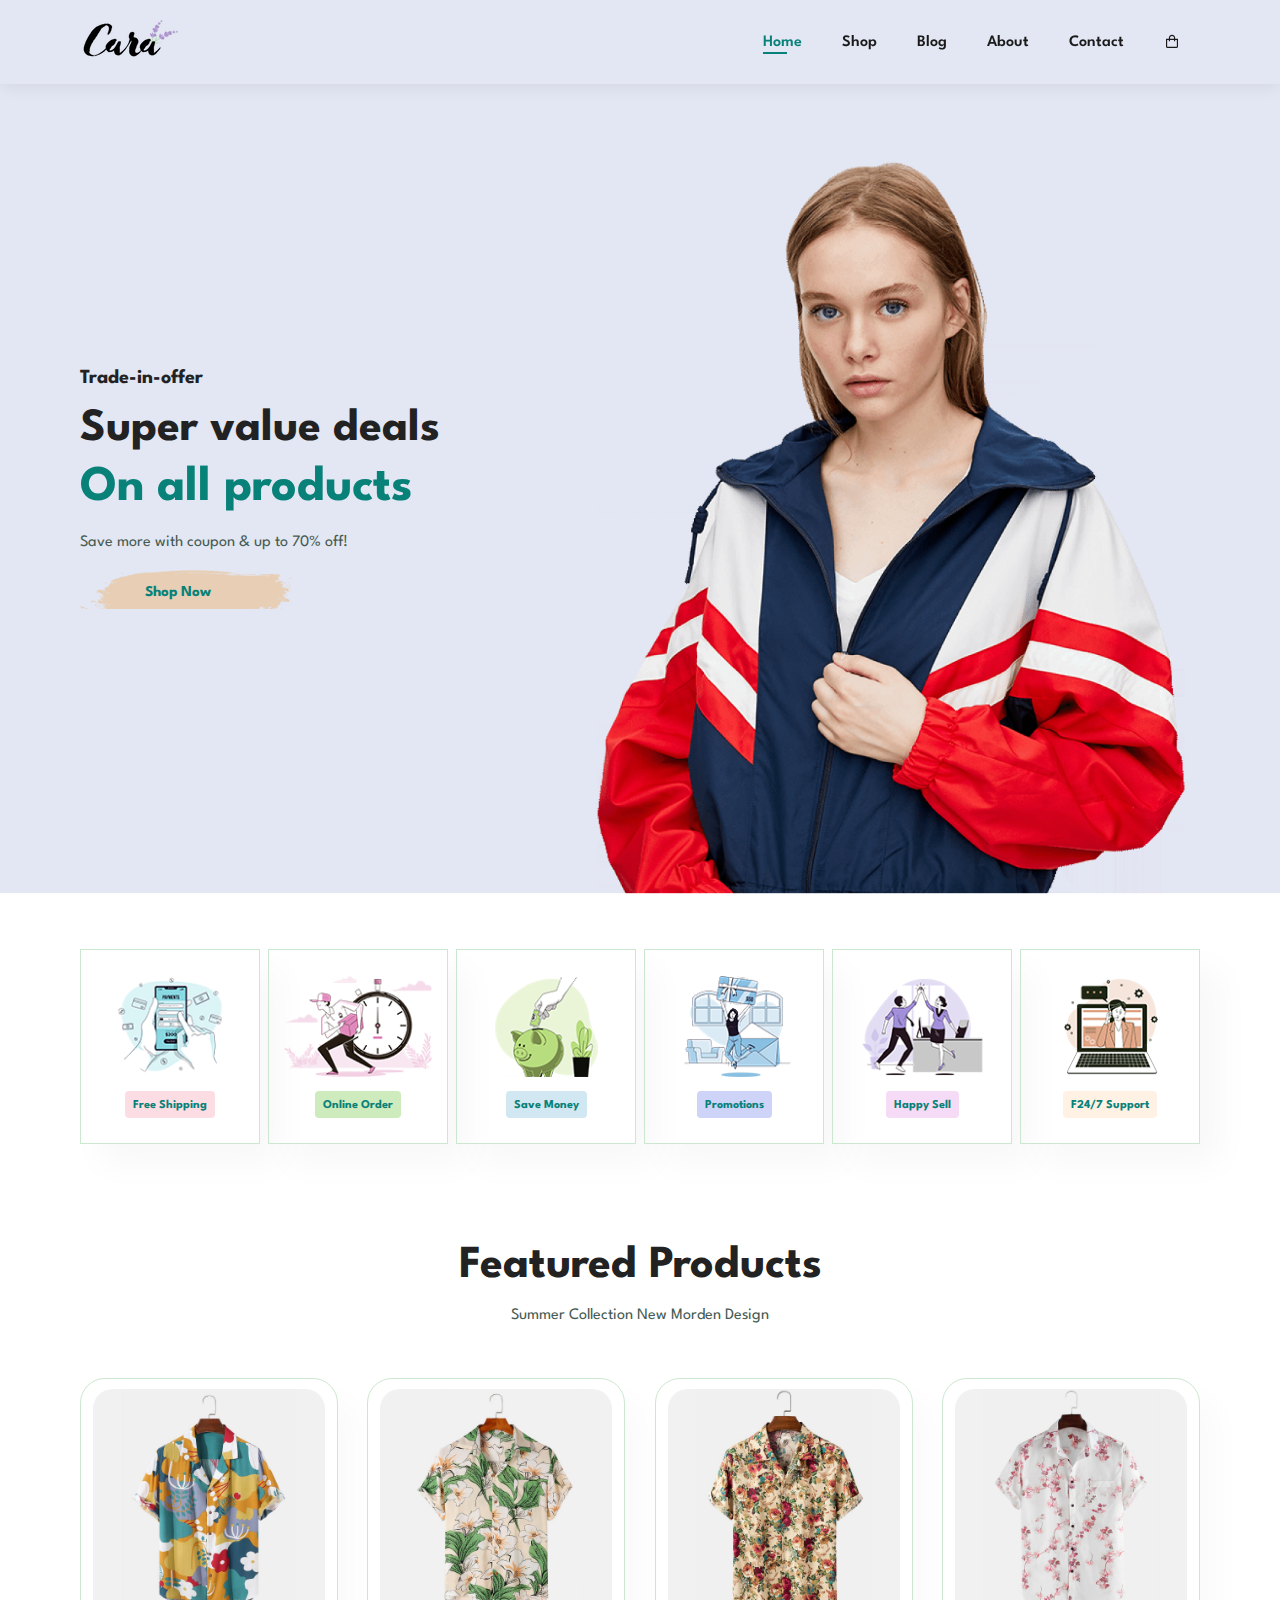
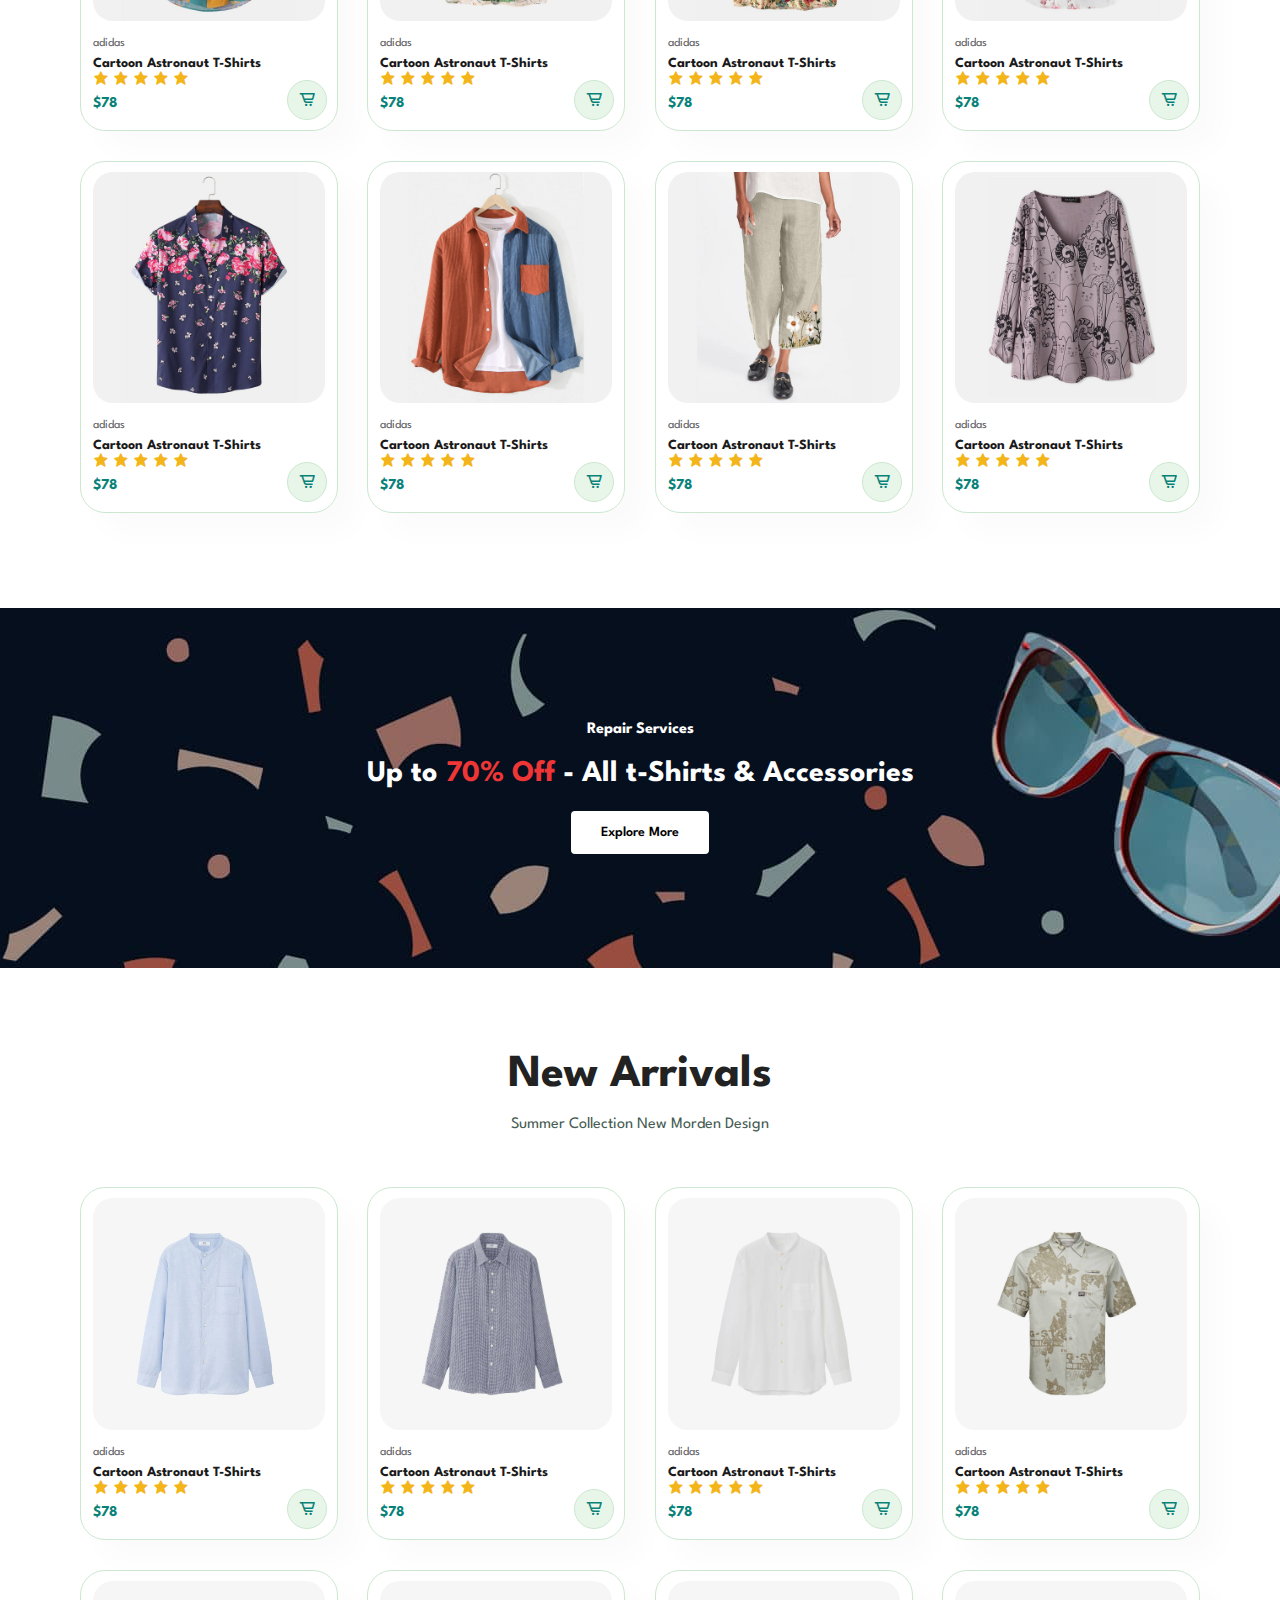
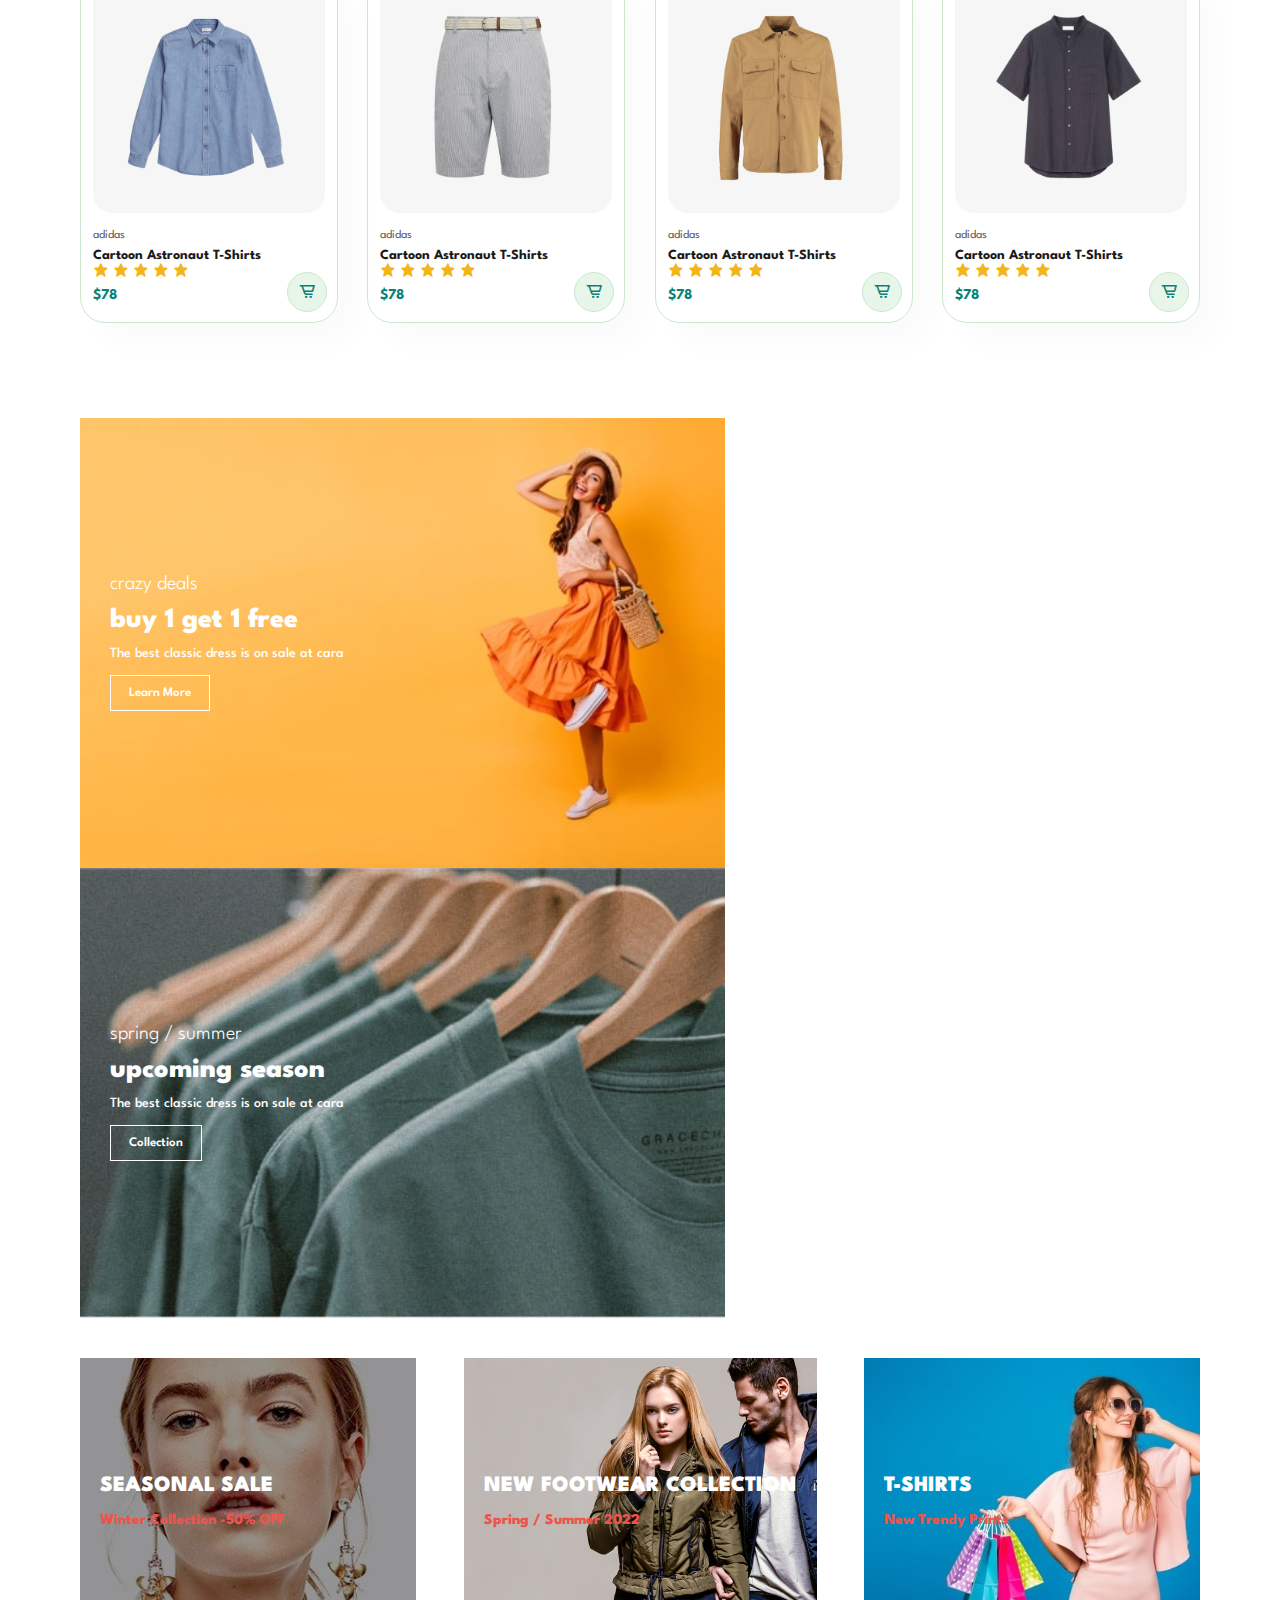
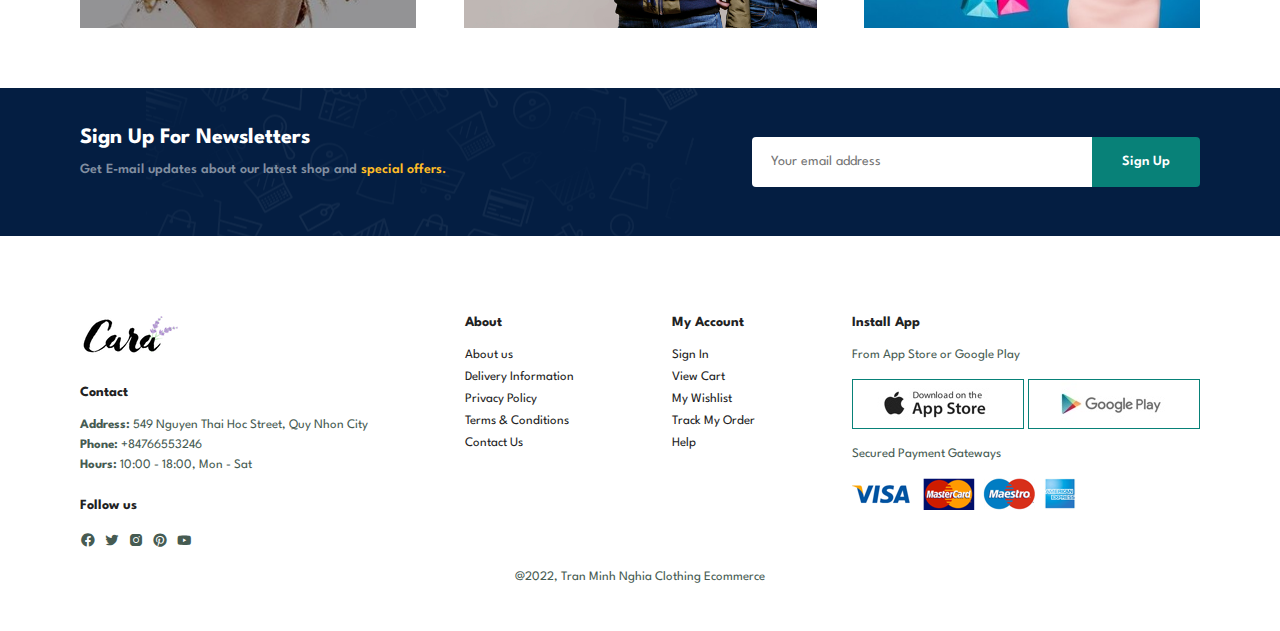
<file: index.html>
<!DOCTYPE html>
<html lang="en">
  <head>
    <meta charset="UTF-8" />
    <meta http-equiv="X-UA-Compatible" content="IE=edge" />
    <meta name="viewport" content="width=device-width, initial-scale=1.0" />
    <!-- boxicons -->
    <link
      href="https://unpkg.com/boxicons@2.1.1/css/boxicons.min.css"
      rel="stylesheet"
    />
    <!-- style -->
    <link rel="stylesheet" href="style.css" />
    <title>Clothing eCommerce</title>
  </head>
  <body>
    <section id="header">
      <a href="#"><img src="./images/logo.png" class="logo" alt="logo" /></a>

      <div>
        <ul id="navbar">
          <li><a href="index.html" class="active">Home</a></li>
          <li><a href="shop.html">Shop</a></li>
          <li><a href="blog.html">Blog</a></li>
          <li><a href="about.html">About</a></li>
          <li><a href="contact.html">Contact</a></li>
          <li id="lg-bag">
            <a href="cart.html"><i class="bx bx-shopping-bag"></i></a>
          </li>
          <a href="#" id="close"><i class="bx bx-x"></i></a>
        </ul>
      </div>

      <div id="mobile">
        <a href="cart.html"><i class="bx bx-shopping-bag"></i></a>
        <i id="bar" class="bx bx-menu"></i>
      </div>
    </section>

    <section id="hero">
      <h4>Trade-in-offer</h4>
      <h2>Super value deals</h2>
      <h1>On all products</h1>
      <p>Save more with coupon & up to 70% off!</p>
      <button>Shop Now</button>
    </section>

    <section id="feature" class="section-p1">
      <div class="feature-box">
        <img src="./images/features/f1.png" alt="free shipping" />
        <h6>Free Shipping</h6>
      </div>
      <div class="feature-box">
        <img src="./images/features/f2.png" alt="online order" />
        <h6>Online Order</h6>
      </div>
      <div class="feature-box">
        <img src="./images/features/f3.png" alt="save money" />
        <h6>Save Money</h6>
      </div>
      <div class="feature-box">
        <img src="./images/features/f4.png" alt="promotions" />
        <h6>Promotions</h6>
      </div>
      <div class="feature-box">
        <img src="./images/features/f5.png" alt="happy sell" />
        <h6>Happy Sell</h6>
      </div>
      <div class="feature-box">
        <img src="./images/features/f6.png" alt="f24/7 support" />
        <h6>F24/7 Support</h6>
      </div>
    </section>

    <section id="product-1" class="section-p1">
      <h2>Featured Products</h2>
      <p>Summer Collection New Morden Design</p>
      <div class="product-container">
        <div class="product">
          <img src="./images/products/f1.jpg" alt="shirt" />
          <div class="desc">
            <span>adidas</span>
            <h5>Cartoon Astronaut T-Shirts</h5>
            <div class="star">
              <i class="bx bxs-star"></i>
              <i class="bx bxs-star"></i>
              <i class="bx bxs-star"></i>
              <i class="bx bxs-star"></i>
              <i class="bx bxs-star"></i>
            </div>
            <h4>$78</h4>
          </div>
          <a href="#"><i class="bx bx-cart-alt cart"></i></a>
        </div>
        <div class="product">
          <img src="./images/products/f2.jpg" alt="shirt" />
          <div class="desc">
            <span>adidas</span>
            <h5>Cartoon Astronaut T-Shirts</h5>
            <div class="star">
              <i class="bx bxs-star"></i>
              <i class="bx bxs-star"></i>
              <i class="bx bxs-star"></i>
              <i class="bx bxs-star"></i>
              <i class="bx bxs-star"></i>
            </div>
            <h4>$78</h4>
          </div>
          <a href="#"><i class="bx bx-cart-alt cart"></i></a>
        </div>
        <div class="product">
          <img src="./images/products/f3.jpg" alt="shirt" />
          <div class="desc">
            <span>adidas</span>
            <h5>Cartoon Astronaut T-Shirts</h5>
            <div class="star">
              <i class="bx bxs-star"></i>
              <i class="bx bxs-star"></i>
              <i class="bx bxs-star"></i>
              <i class="bx bxs-star"></i>
              <i class="bx bxs-star"></i>
            </div>
            <h4>$78</h4>
          </div>
          <a href="#"><i class="bx bx-cart-alt cart"></i></a>
        </div>
        <div class="product">
          <img src="./images/products/f4.jpg" alt="shirt" />
          <div class="desc">
            <span>adidas</span>
            <h5>Cartoon Astronaut T-Shirts</h5>
            <div class="star">
              <i class="bx bxs-star"></i>
              <i class="bx bxs-star"></i>
              <i class="bx bxs-star"></i>
              <i class="bx bxs-star"></i>
              <i class="bx bxs-star"></i>
            </div>
            <h4>$78</h4>
          </div>
          <a href="#"><i class="bx bx-cart-alt cart"></i></a>
        </div>
        <div class="product">
          <img src="./images/products/f5.jpg" alt="shirt" />
          <div class="desc">
            <span>adidas</span>
            <h5>Cartoon Astronaut T-Shirts</h5>
            <div class="star">
              <i class="bx bxs-star"></i>
              <i class="bx bxs-star"></i>
              <i class="bx bxs-star"></i>
              <i class="bx bxs-star"></i>
              <i class="bx bxs-star"></i>
            </div>
            <h4>$78</h4>
          </div>
          <a href="#"><i class="bx bx-cart-alt cart"></i></a>
        </div>
        <div class="product">
          <img src="./images/products/f6.jpg" alt="shirt" />
          <div class="desc">
            <span>adidas</span>
            <h5>Cartoon Astronaut T-Shirts</h5>
            <div class="star">
              <i class="bx bxs-star"></i>
              <i class="bx bxs-star"></i>
              <i class="bx bxs-star"></i>
              <i class="bx bxs-star"></i>
              <i class="bx bxs-star"></i>
            </div>
            <h4>$78</h4>
          </div>
          <a href="#"><i class="bx bx-cart-alt cart"></i></a>
        </div>
        <div class="product">
          <img src="./images/products/f7.jpg" alt="shirt" />
          <div class="desc">
            <span>adidas</span>
            <h5>Cartoon Astronaut T-Shirts</h5>
            <div class="star">
              <i class="bx bxs-star"></i>
              <i class="bx bxs-star"></i>
              <i class="bx bxs-star"></i>
              <i class="bx bxs-star"></i>
              <i class="bx bxs-star"></i>
            </div>
            <h4>$78</h4>
          </div>
          <a href="#"><i class="bx bx-cart-alt cart"></i></a>
        </div>
        <div class="product">
          <img src="./images/products/f8.jpg" alt="shirt" />
          <div class="desc">
            <span>adidas</span>
            <h5>Cartoon Astronaut T-Shirts</h5>
            <div class="star">
              <i class="bx bxs-star"></i>
              <i class="bx bxs-star"></i>
              <i class="bx bxs-star"></i>
              <i class="bx bxs-star"></i>
              <i class="bx bxs-star"></i>
            </div>
            <h4>$78</h4>
          </div>
          <a href="#"><i class="bx bx-cart-alt cart"></i></a>
        </div>
      </div>
    </section>

    <section id="banner" class="section-m1">
      <h4>Repair Services</h4>
      <h2>Up to <span>70% Off</span> - All t-Shirts & Accessories</h2>
      <button class="normal">Explore More</button>
    </section>

    <section id="product-1" class="section-p1">
      <h2>New Arrivals</h2>
      <p>Summer Collection New Morden Design</p>
      <div class="product-container">
        <div class="product">
          <img src="./images/products/n1.jpg" alt="shirt" />
          <div class="desc">
            <span>adidas</span>
            <h5>Cartoon Astronaut T-Shirts</h5>
            <div class="star">
              <i class="bx bxs-star"></i>
              <i class="bx bxs-star"></i>
              <i class="bx bxs-star"></i>
              <i class="bx bxs-star"></i>
              <i class="bx bxs-star"></i>
            </div>
            <h4>$78</h4>
          </div>
          <a href="#"><i class="bx bx-cart-alt cart"></i></a>
        </div>
        <div class="product">
          <img src="./images/products/n2.jpg" alt="shirt" />
          <div class="desc">
            <span>adidas</span>
            <h5>Cartoon Astronaut T-Shirts</h5>
            <div class="star">
              <i class="bx bxs-star"></i>
              <i class="bx bxs-star"></i>
              <i class="bx bxs-star"></i>
              <i class="bx bxs-star"></i>
              <i class="bx bxs-star"></i>
            </div>
            <h4>$78</h4>
          </div>
          <a href="#"><i class="bx bx-cart-alt cart"></i></a>
        </div>
        <div class="product">
          <img src="./images/products/n3.jpg" alt="shirt" />
          <div class="desc">
            <span>adidas</span>
            <h5>Cartoon Astronaut T-Shirts</h5>
            <div class="star">
              <i class="bx bxs-star"></i>
              <i class="bx bxs-star"></i>
              <i class="bx bxs-star"></i>
              <i class="bx bxs-star"></i>
              <i class="bx bxs-star"></i>
            </div>
            <h4>$78</h4>
          </div>
          <a href="#"><i class="bx bx-cart-alt cart"></i></a>
        </div>
        <div class="product">
          <img src="./images/products/n4.jpg" alt="shirt" />
          <div class="desc">
            <span>adidas</span>
            <h5>Cartoon Astronaut T-Shirts</h5>
            <div class="star">
              <i class="bx bxs-star"></i>
              <i class="bx bxs-star"></i>
              <i class="bx bxs-star"></i>
              <i class="bx bxs-star"></i>
              <i class="bx bxs-star"></i>
            </div>
            <h4>$78</h4>
          </div>
          <a href="#"><i class="bx bx-cart-alt cart"></i></a>
        </div>
        <div class="product">
          <img src="./images/products/n5.jpg" alt="shirt" />
          <div class="desc">
            <span>adidas</span>
            <h5>Cartoon Astronaut T-Shirts</h5>
            <div class="star">
              <i class="bx bxs-star"></i>
              <i class="bx bxs-star"></i>
              <i class="bx bxs-star"></i>
              <i class="bx bxs-star"></i>
              <i class="bx bxs-star"></i>
            </div>
            <h4>$78</h4>
          </div>
          <a href="#"><i class="bx bx-cart-alt cart"></i></a>
        </div>
        <div class="product">
          <img src="./images/products/n6.jpg" alt="shirt" />
          <div class="desc">
            <span>adidas</span>
            <h5>Cartoon Astronaut T-Shirts</h5>
            <div class="star">
              <i class="bx bxs-star"></i>
              <i class="bx bxs-star"></i>
              <i class="bx bxs-star"></i>
              <i class="bx bxs-star"></i>
              <i class="bx bxs-star"></i>
            </div>
            <h4>$78</h4>
          </div>
          <a href="#"><i class="bx bx-cart-alt cart"></i></a>
        </div>
        <div class="product">
          <img src="./images/products/n7.jpg" alt="shirt" />
          <div class="desc">
            <span>adidas</span>
            <h5>Cartoon Astronaut T-Shirts</h5>
            <div class="star">
              <i class="bx bxs-star"></i>
              <i class="bx bxs-star"></i>
              <i class="bx bxs-star"></i>
              <i class="bx bxs-star"></i>
              <i class="bx bxs-star"></i>
            </div>
            <h4>$78</h4>
          </div>
          <a href="#"><i class="bx bx-cart-alt cart"></i></a>
        </div>
        <div class="product">
          <img src="./images/products/n8.jpg" alt="shirt" />
          <div class="desc">
            <span>adidas</span>
            <h5>Cartoon Astronaut T-Shirts</h5>
            <div class="star">
              <i class="bx bxs-star"></i>
              <i class="bx bxs-star"></i>
              <i class="bx bxs-star"></i>
              <i class="bx bxs-star"></i>
              <i class="bx bxs-star"></i>
            </div>
            <h4>$78</h4>
          </div>
          <a href="#"><i class="bx bx-cart-alt cart"></i></a>
        </div>
      </div>
    </section>

    <section id="sm-banner" class="section-p1">
      <div class="banner-box">
        <h4>crazy deals</h4>
        <h2>buy 1 get 1 free</h2>
        <span>The best classic dress is on sale at cara</span>
        <button class="white">Learn More</button>
      </div>
      <div class="banner-box banner-box-2">
        <h4>spring / summer</h4>
        <h2>upcoming season</h2>
        <span>The best classic dress is on sale at cara</span>
        <button class="white">Collection</button>
      </div>
    </section>

    <section id="banner-3">
      <div class="banner-box">
        <h2>SEASONAL SALE</h2>
        <h3>Winter Collection -50% OFF</h3>
      </div>
      <div class="banner-box banner-box-2">
        <h2>NEW FOOTWEAR COLLECTION</h2>
        <h3>Spring / Summer 2022</h3>
      </div>
      <div class="banner-box banner-box-3">
        <h2>T-SHIRTS</h2>
        <h3>New Trendy Prints</h3>
      </div>
    </section>

    <section id="newsletter" class="section-p1 section-m1">
      <div class="newstext">
        <h4>Sign Up For Newsletters</h4>
        <p>
          Get E-mail updates about our latest shop and
          <span>special offers.</span>
        </p>
      </div>
      <div class="form">
        <input type="text" placeholder="Your email address" />
        <button class="normal">Sign Up</button>
      </div>
    </section>

    <footer class="section-p1">
      <div class="col">
        <img class="logo" src="./images/logo.png" alt="logo" />
        <h4>Contact</h4>
        <p>
          <strong>Address:</strong> 549 Nguyen Thai Hoc Street, Quy Nhon City
        </p>
        <p><strong>Phone:</strong> +84766553246</p>
        <p><strong>Hours:</strong> 10:00 - 18:00, Mon - Sat</p>
        <div class="follow">
          <h4>Follow us</h4>
          <div class="icon">
            <i class="bx bxl-facebook-circle"></i>
            <i class="bx bxl-twitter"></i>
            <i class="bx bxl-instagram-alt"></i>
            <i class="bx bxl-pinterest"></i>
            <i class="bx bxl-youtube"></i>
          </div>
        </div>
      </div>
      <div class="col">
        <h4>About</h4>
        <a href="#">About us</a>
        <a href="#">Delivery Information</a>
        <a href="#">Privacy Policy</a>
        <a href="#">Terms & Conditions</a>
        <a href="#">Contact Us</a>
      </div>
      <div class="col">
        <h4>My Account</h4>
        <a href="#">Sign In</a>
        <a href="#">View Cart</a>
        <a href="#">My Wishlist</a>
        <a href="#">Track My Order</a>
        <a href="#">Help</a>
      </div>
      <div class="col install">
        <h4>Install App</h4>
        <p>From App Store or Google Play</p>
        <div class="row">
          <img src="./images/pay/app.jpg" alt="app store" />
          <img src="./images/pay/play.jpg" alt="google play" />
        </div>
        <p>Secured Payment Gateways</p>
        <img src="./images/pay/pay.png" alt="payment" />
      </div>
      <div class="copyright">
        <p>@2022, Tran Minh Nghia Clothing Ecommerce</p>
      </div>
    </footer>

    <!-- script -->
    <script src="script.js"></script>
  </body>
</html>
</file>
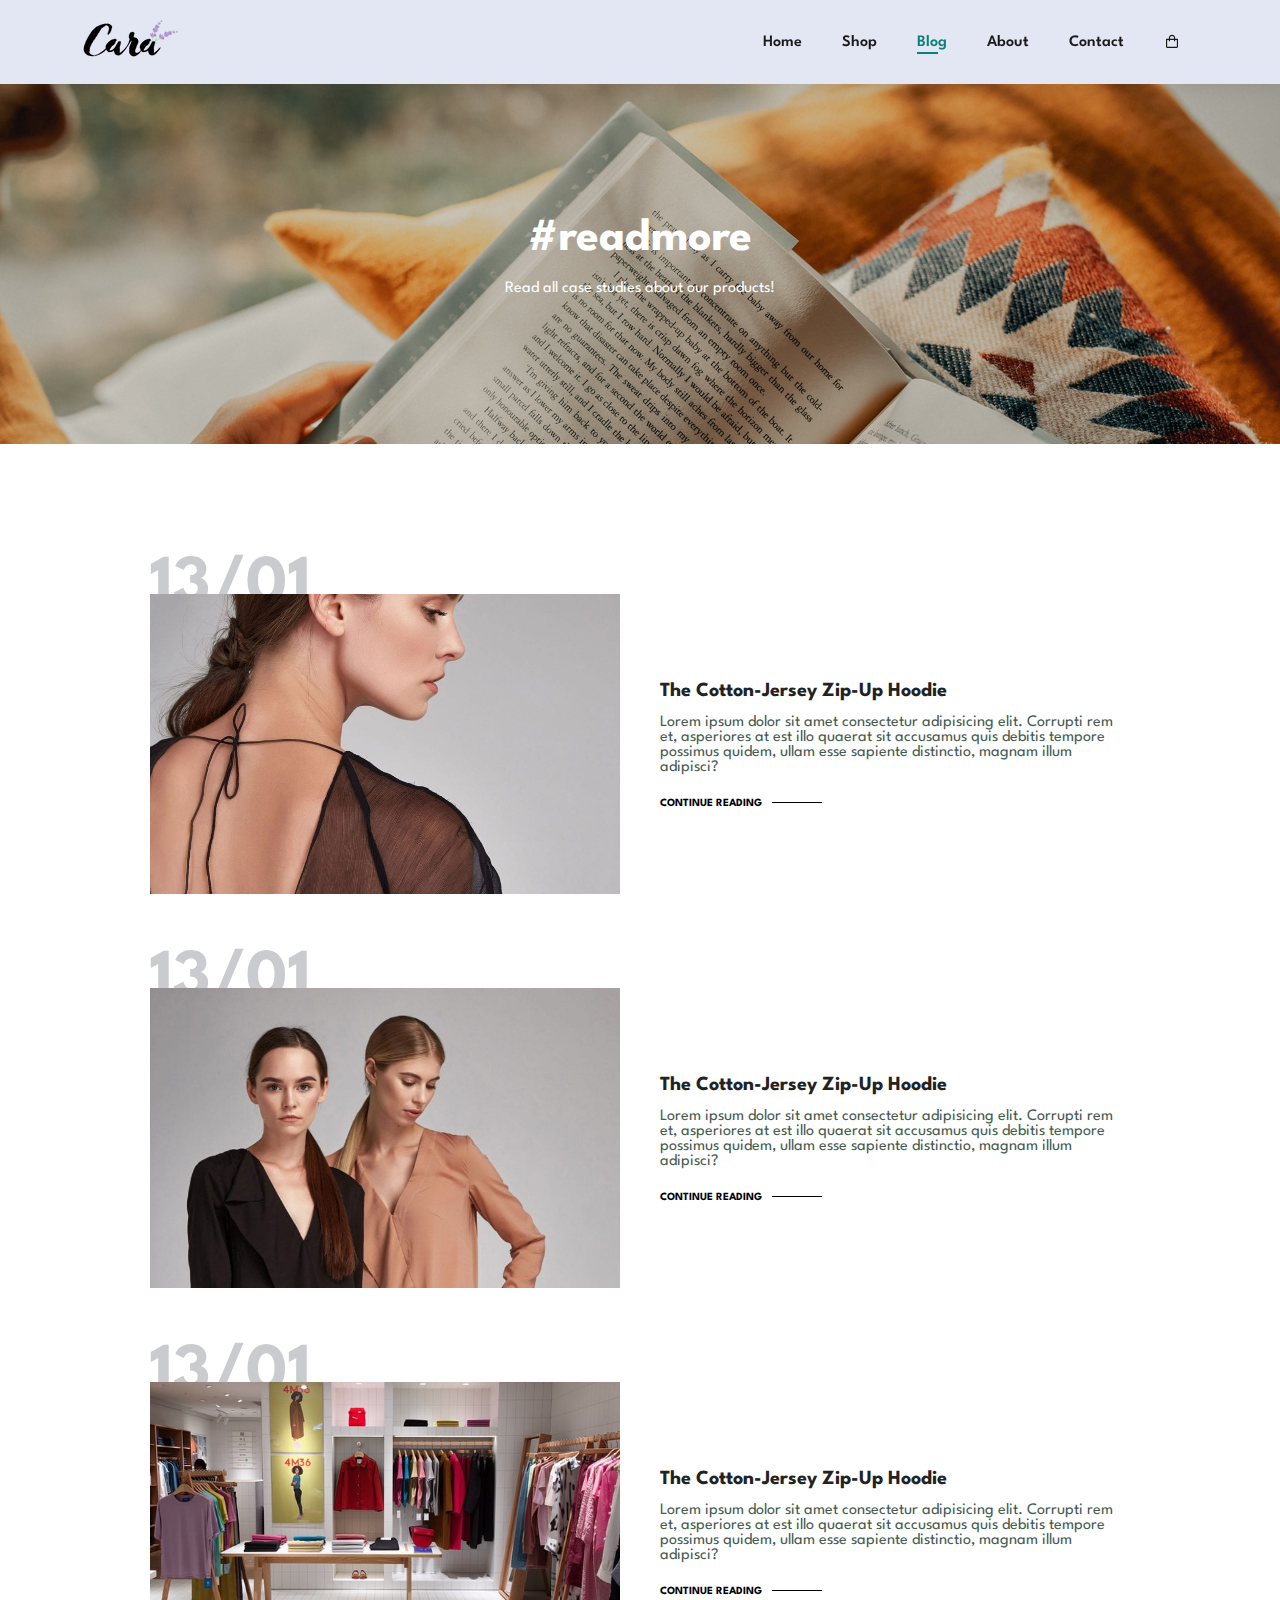
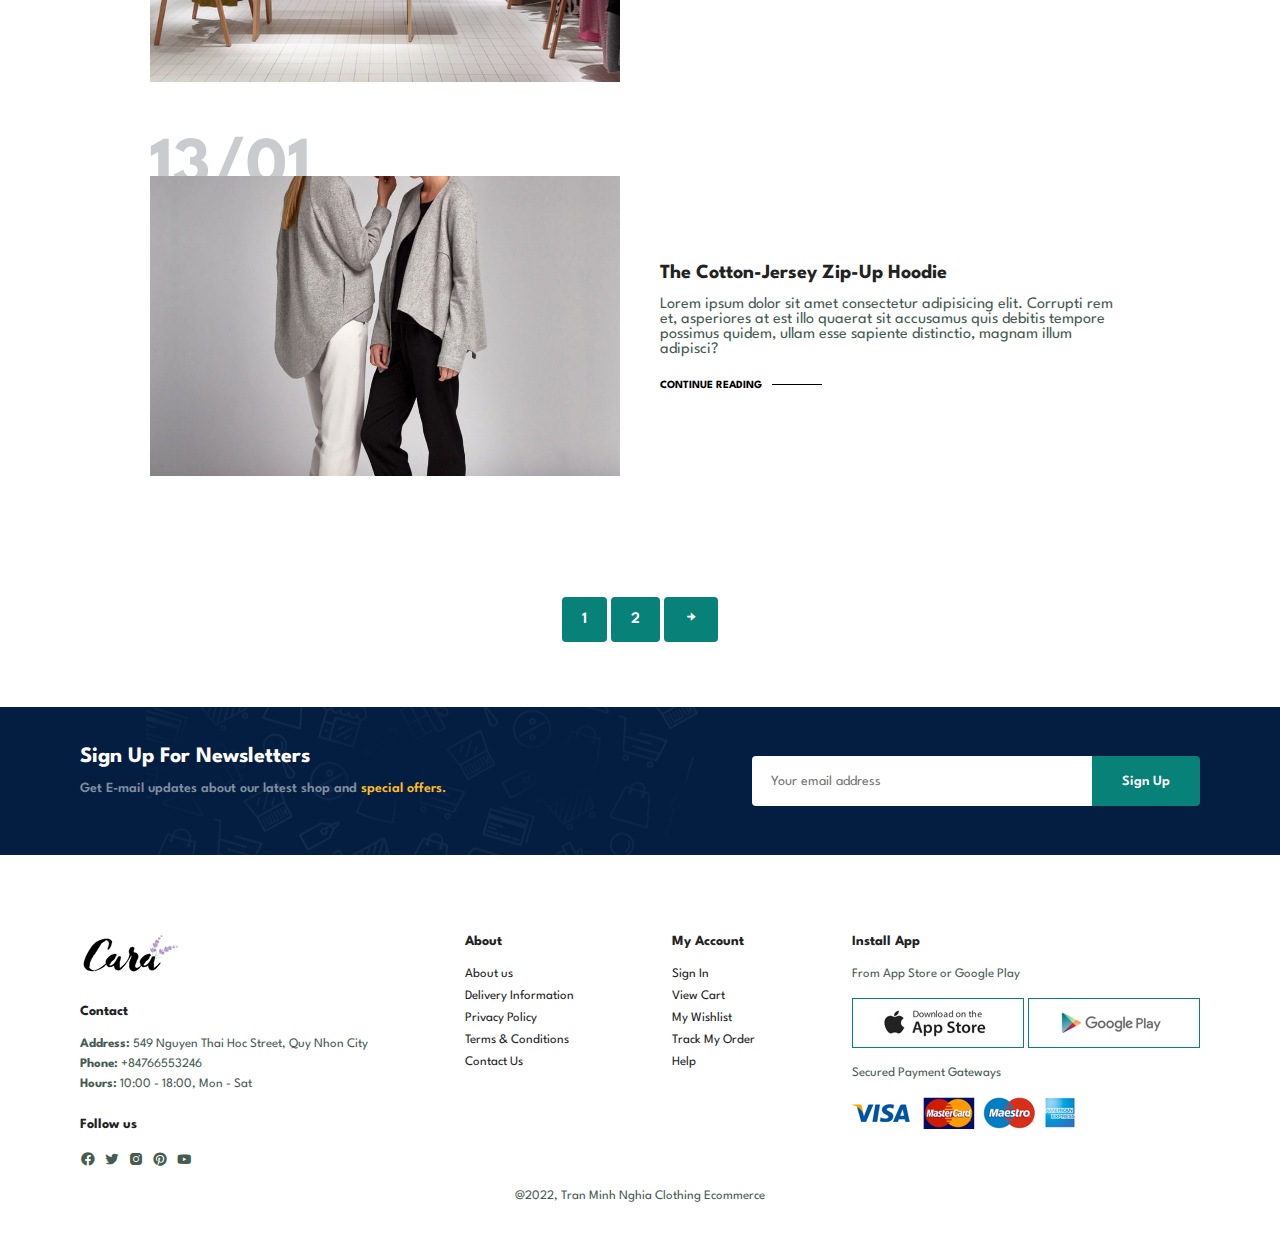
<file: blog.html>
<!DOCTYPE html>
<html lang="en">
  <head>
    <meta charset="UTF-8" />
    <meta http-equiv="X-UA-Compatible" content="IE=edge" />
    <meta name="viewport" content="width=device-width, initial-scale=1.0" />
    <!-- boxicons -->
    <link
      href="https://unpkg.com/boxicons@2.1.1/css/boxicons.min.css"
      rel="stylesheet"
    />
    <!-- style -->
    <link rel="stylesheet" href="style.css" />
    <title>Clothing eCommerce</title>
  </head>
  <body>
    <section id="header">
      <a href="#"><img src="./images/logo.png" class="logo" alt="logo" /></a>

      <div>
        <ul id="navbar">
          <li><a href="index.html">Home</a></li>
          <li><a href="shop.html">Shop</a></li>
          <li><a href="blog.html" class="active">Blog</a></li>
          <li><a href="about.html">About</a></li>
          <li><a href="contact.html">Contact</a></li>
          <li id="lg-bag">
            <a href="cart.html"><i class="bx bx-shopping-bag"></i></a>
          </li>
          <a href="#" id="close"><i class="bx bx-x"></i></a>
        </ul>
      </div>

      <div id="mobile">
        <a href="cart.html"><i class="bx bx-shopping-bag"></i></a>
        <i id="bar" class="bx bx-menu"></i>
      </div>
    </section>

    <section id="page-header" class="blog-header">
      <h2>#readmore</h2>
      <p>Read all case studies about our products!</p>
    </section>

    <section id="blog">
      <div class="blog-box">
        <div class="blog-img">
          <img src="./images/blog/b1.jpg" alt="" />
        </div>
        <div class="blog-details">
          <h4>The Cotton-Jersey Zip-Up Hoodie</h4>
          <p>
            Lorem ipsum dolor sit amet consectetur adipisicing elit. Corrupti
            rem et, asperiores at est illo quaerat sit accusamus quis debitis
            tempore possimus quidem, ullam esse sapiente distinctio, magnam
            illum adipisci?
          </p>
          <a href="#">CONTINUE READING</a>
        </div>
        <h1>13/01</h1>
      </div>
      <div class="blog-box">
        <div class="blog-img">
          <img src="./images/blog/b2.jpg" alt="" />
        </div>
        <div class="blog-details">
          <h4>The Cotton-Jersey Zip-Up Hoodie</h4>
          <p>
            Lorem ipsum dolor sit amet consectetur adipisicing elit. Corrupti
            rem et, asperiores at est illo quaerat sit accusamus quis debitis
            tempore possimus quidem, ullam esse sapiente distinctio, magnam
            illum adipisci?
          </p>
          <a href="#">CONTINUE READING</a>
        </div>
        <h1>13/01</h1>
      </div>
      <div class="blog-box">
        <div class="blog-img">
          <img src="./images/blog/b3.jpg" alt="" />
        </div>
        <div class="blog-details">
          <h4>The Cotton-Jersey Zip-Up Hoodie</h4>
          <p>
            Lorem ipsum dolor sit amet consectetur adipisicing elit. Corrupti
            rem et, asperiores at est illo quaerat sit accusamus quis debitis
            tempore possimus quidem, ullam esse sapiente distinctio, magnam
            illum adipisci?
          </p>
          <a href="#">CONTINUE READING</a>
        </div>
        <h1>13/01</h1>
      </div>
      <div class="blog-box">
        <div class="blog-img">
          <img src="./images/blog/b4.jpg" alt="" />
        </div>
        <div class="blog-details">
          <h4>The Cotton-Jersey Zip-Up Hoodie</h4>
          <p>
            Lorem ipsum dolor sit amet consectetur adipisicing elit. Corrupti
            rem et, asperiores at est illo quaerat sit accusamus quis debitis
            tempore possimus quidem, ullam esse sapiente distinctio, magnam
            illum adipisci?
          </p>
          <a href="#">CONTINUE READING</a>
        </div>
        <h1>13/01</h1>
      </div>
    </section>

    <section id="pagination" class="section-p1">
      <a href="#">1</a>
      <a href="#">2</a>
      <a href="#"><i class="bx bxs-right-arrow-alt"></i></a>
    </section>

    <section id="newsletter" class="section-p1 section-m1">
      <div class="newstext">
        <h4>Sign Up For Newsletters</h4>
        <p>
          Get E-mail updates about our latest shop and
          <span>special offers.</span>
        </p>
      </div>
      <div class="form">
        <input type="text" placeholder="Your email address" />
        <button class="normal">Sign Up</button>
      </div>
    </section>

    <footer class="section-p1">
      <div class="col">
        <img class="logo" src="./images/logo.png" alt="logo" />
        <h4>Contact</h4>
        <p>
          <strong>Address:</strong> 549 Nguyen Thai Hoc Street, Quy Nhon City
        </p>
        <p><strong>Phone:</strong> +84766553246</p>
        <p><strong>Hours:</strong> 10:00 - 18:00, Mon - Sat</p>
        <div class="follow">
          <h4>Follow us</h4>
          <div class="icon">
            <i class="bx bxl-facebook-circle"></i>
            <i class="bx bxl-twitter"></i>
            <i class="bx bxl-instagram-alt"></i>
            <i class="bx bxl-pinterest"></i>
            <i class="bx bxl-youtube"></i>
          </div>
        </div>
      </div>
      <div class="col">
        <h4>About</h4>
        <a href="#">About us</a>
        <a href="#">Delivery Information</a>
        <a href="#">Privacy Policy</a>
        <a href="#">Terms & Conditions</a>
        <a href="#">Contact Us</a>
      </div>
      <div class="col">
        <h4>My Account</h4>
        <a href="#">Sign In</a>
        <a href="#">View Cart</a>
        <a href="#">My Wishlist</a>
        <a href="#">Track My Order</a>
        <a href="#">Help</a>
      </div>
      <div class="col install">
        <h4>Install App</h4>
        <p>From App Store or Google Play</p>
        <div class="row">
          <img src="./images/pay/app.jpg" alt="app store" />
          <img src="./images/pay/play.jpg" alt="google play" />
        </div>
        <p>Secured Payment Gateways</p>
        <img src="./images/pay/pay.png" alt="payment" />
      </div>
      <div class="copyright">
        <p>@2022, Tran Minh Nghia Clothing Ecommerce</p>
      </div>
    </footer>

    <!-- script -->
    <script src="script.js"></script>
  </body>
</html>
</file>
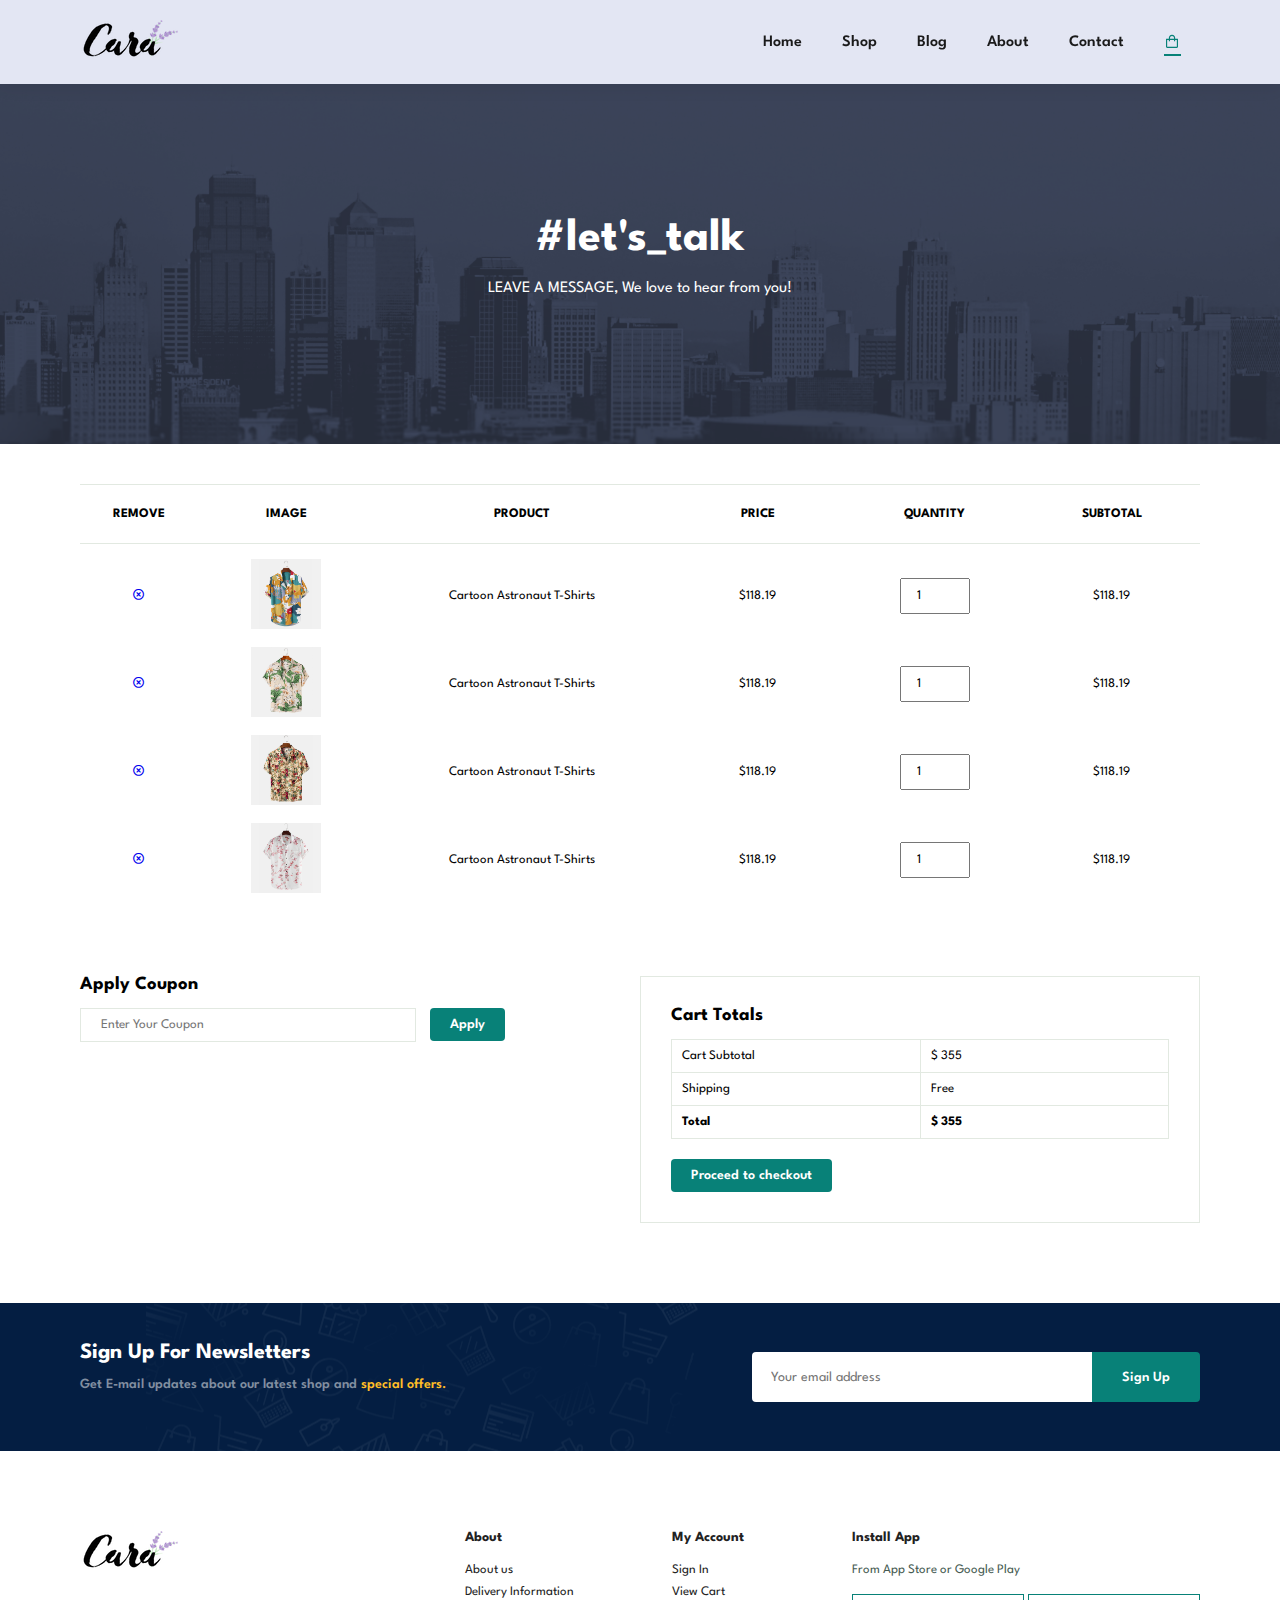
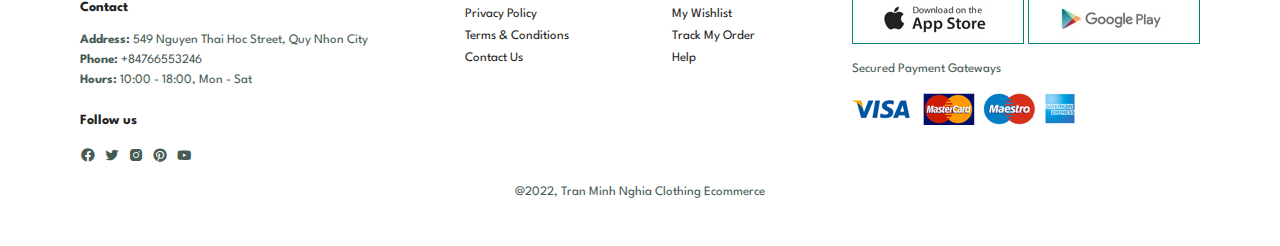
<file: cart.html>
<!DOCTYPE html>
<html lang="en">
  <head>
    <meta charset="UTF-8" />
    <meta http-equiv="X-UA-Compatible" content="IE=edge" />
    <meta name="viewport" content="width=device-width, initial-scale=1.0" />
    <!-- boxicons -->
    <link
      href="https://unpkg.com/boxicons@2.1.1/css/boxicons.min.css"
      rel="stylesheet"
    />
    <!-- style -->
    <link rel="stylesheet" href="style.css" />
    <title>Clothing eCommerce</title>
  </head>
  <body>
    <section id="header">
      <a href="#"><img src="./images/logo.png" class="logo" alt="logo" /></a>

      <div>
        <ul id="navbar">
          <li><a href="index.html">Home</a></li>
          <li><a href="shop.html">Shop</a></li>
          <li><a href="blog.html">Blog</a></li>
          <li><a href="about.html">About</a></li>
          <li><a href="contact.html">Contact</a></li>
          <li id="lg-bag">
            <a class="active" href="cart.html"
              ><i class="bx bx-shopping-bag"></i
            ></a>
          </li>
          <a href="#" id="close"><i class="bx bx-x"></i></a>
        </ul>
      </div>

      <div id="mobile">
        <a href="cart.html"><i class="bx bx-shopping-bag"></i></a>
        <i id="bar" class="bx bx-menu"></i>
      </div>
    </section>

    <section id="page-header" class="about-header">
      <h2>#let's_talk</h2>
      <p>LEAVE A MESSAGE, We love to hear from you!</p>
    </section>

    <section id="cart" class="section-p1">
      <table width="100%">
        <thead>
          <tr>
            <td>Remove</td>
            <td>Image</td>
            <td>Product</td>
            <td>Price</td>
            <td>Quantity</td>
            <td>Subtotal</td>
          </tr>
        </thead>
        <tbody>
          <tr>
            <td>
              <a href="#"><i class="bx bx-x-circle"></i></a>
            </td>
            <td><img src="./images/products/f1.jpg" alt="" /></td>
            <td>Cartoon Astronaut T-Shirts</td>
            <td>$118.19</td>
            <td><input type="number" value="1" /></td>
            <td>$118.19</td>
          </tr>

          <tr>
            <td>
              <a href="#"><i class="bx bx-x-circle"></i></a>
            </td>
            <td><img src="./images/products/f2.jpg" alt="" /></td>
            <td>Cartoon Astronaut T-Shirts</td>
            <td>$118.19</td>
            <td><input type="number" value="1" /></td>
            <td>$118.19</td>
          </tr>

          <tr>
            <td>
              <a href="#"><i class="bx bx-x-circle"></i></a>
            </td>
            <td><img src="./images/products/f3.jpg" alt="" /></td>
            <td>Cartoon Astronaut T-Shirts</td>
            <td>$118.19</td>
            <td><input type="number" value="1" /></td>
            <td>$118.19</td>
          </tr>

          <tr>
            <td>
              <a href="#"><i class="bx bx-x-circle"></i></a>
            </td>
            <td><img src="./images/products/f4.jpg" alt="" /></td>
            <td>Cartoon Astronaut T-Shirts</td>
            <td>$118.19</td>
            <td><input type="number" value="1" /></td>
            <td>$118.19</td>
          </tr>
        </tbody>
      </table>
    </section>

    <section id="cart-add" class="section-p1">
      <div id="coupon">
        <h3>Apply Coupon</h3>
        <div>
          <input type="text" placeholder="Enter Your Coupon" />
          <button class="normal">Apply</button>
        </div>
      </div>

      <div id="subtotal">
        <h3>Cart Totals</h3>
        <table>
          <tr>
            <td>Cart Subtotal</td>
            <td>$ 355</td>
          </tr>
          <tr>
            <td>Shipping</td>
            <td>Free</td>
          </tr>
          <tr>
            <td><strong>Total</strong></td>
            <td><strong>$ 355</strong></td>
          </tr>
        </table>
        <button class="normal">Proceed to checkout</button>
      </div>
    </section>

    <section id="newsletter" class="section-p1 section-m1">
      <div class="newstext">
        <h4>Sign Up For Newsletters</h4>
        <p>
          Get E-mail updates about our latest shop and
          <span>special offers.</span>
        </p>
      </div>
      <div class="form">
        <input type="text" placeholder="Your email address" />
        <button class="normal">Sign Up</button>
      </div>
    </section>

    <footer class="section-p1">
      <div class="col">
        <img class="logo" src="./images/logo.png" alt="logo" />
        <h4>Contact</h4>
        <p>
          <strong>Address:</strong> 549 Nguyen Thai Hoc Street, Quy Nhon City
        </p>
        <p><strong>Phone:</strong> +84766553246</p>
        <p><strong>Hours:</strong> 10:00 - 18:00, Mon - Sat</p>
        <div class="follow">
          <h4>Follow us</h4>
          <div class="icon">
            <i class="bx bxl-facebook-circle"></i>
            <i class="bx bxl-twitter"></i>
            <i class="bx bxl-instagram-alt"></i>
            <i class="bx bxl-pinterest"></i>
            <i class="bx bxl-youtube"></i>
          </div>
        </div>
      </div>
      <div class="col">
        <h4>About</h4>
        <a href="#">About us</a>
        <a href="#">Delivery Information</a>
        <a href="#">Privacy Policy</a>
        <a href="#">Terms & Conditions</a>
        <a href="#">Contact Us</a>
      </div>
      <div class="col">
        <h4>My Account</h4>
        <a href="#">Sign In</a>
        <a href="#">View Cart</a>
        <a href="#">My Wishlist</a>
        <a href="#">Track My Order</a>
        <a href="#">Help</a>
      </div>
      <div class="col install">
        <h4>Install App</h4>
        <p>From App Store or Google Play</p>
        <div class="row">
          <img src="./images/pay/app.jpg" alt="app store" />
          <img src="./images/pay/play.jpg" alt="google play" />
        </div>
        <p>Secured Payment Gateways</p>
        <img src="./images/pay/pay.png" alt="payment" />
      </div>
      <div class="copyright">
        <p>@2022, Tran Minh Nghia Clothing Ecommerce</p>
      </div>
    </footer>

    <!-- script -->
    <script src="script.js"></script>
  </body>
</html>
</file>
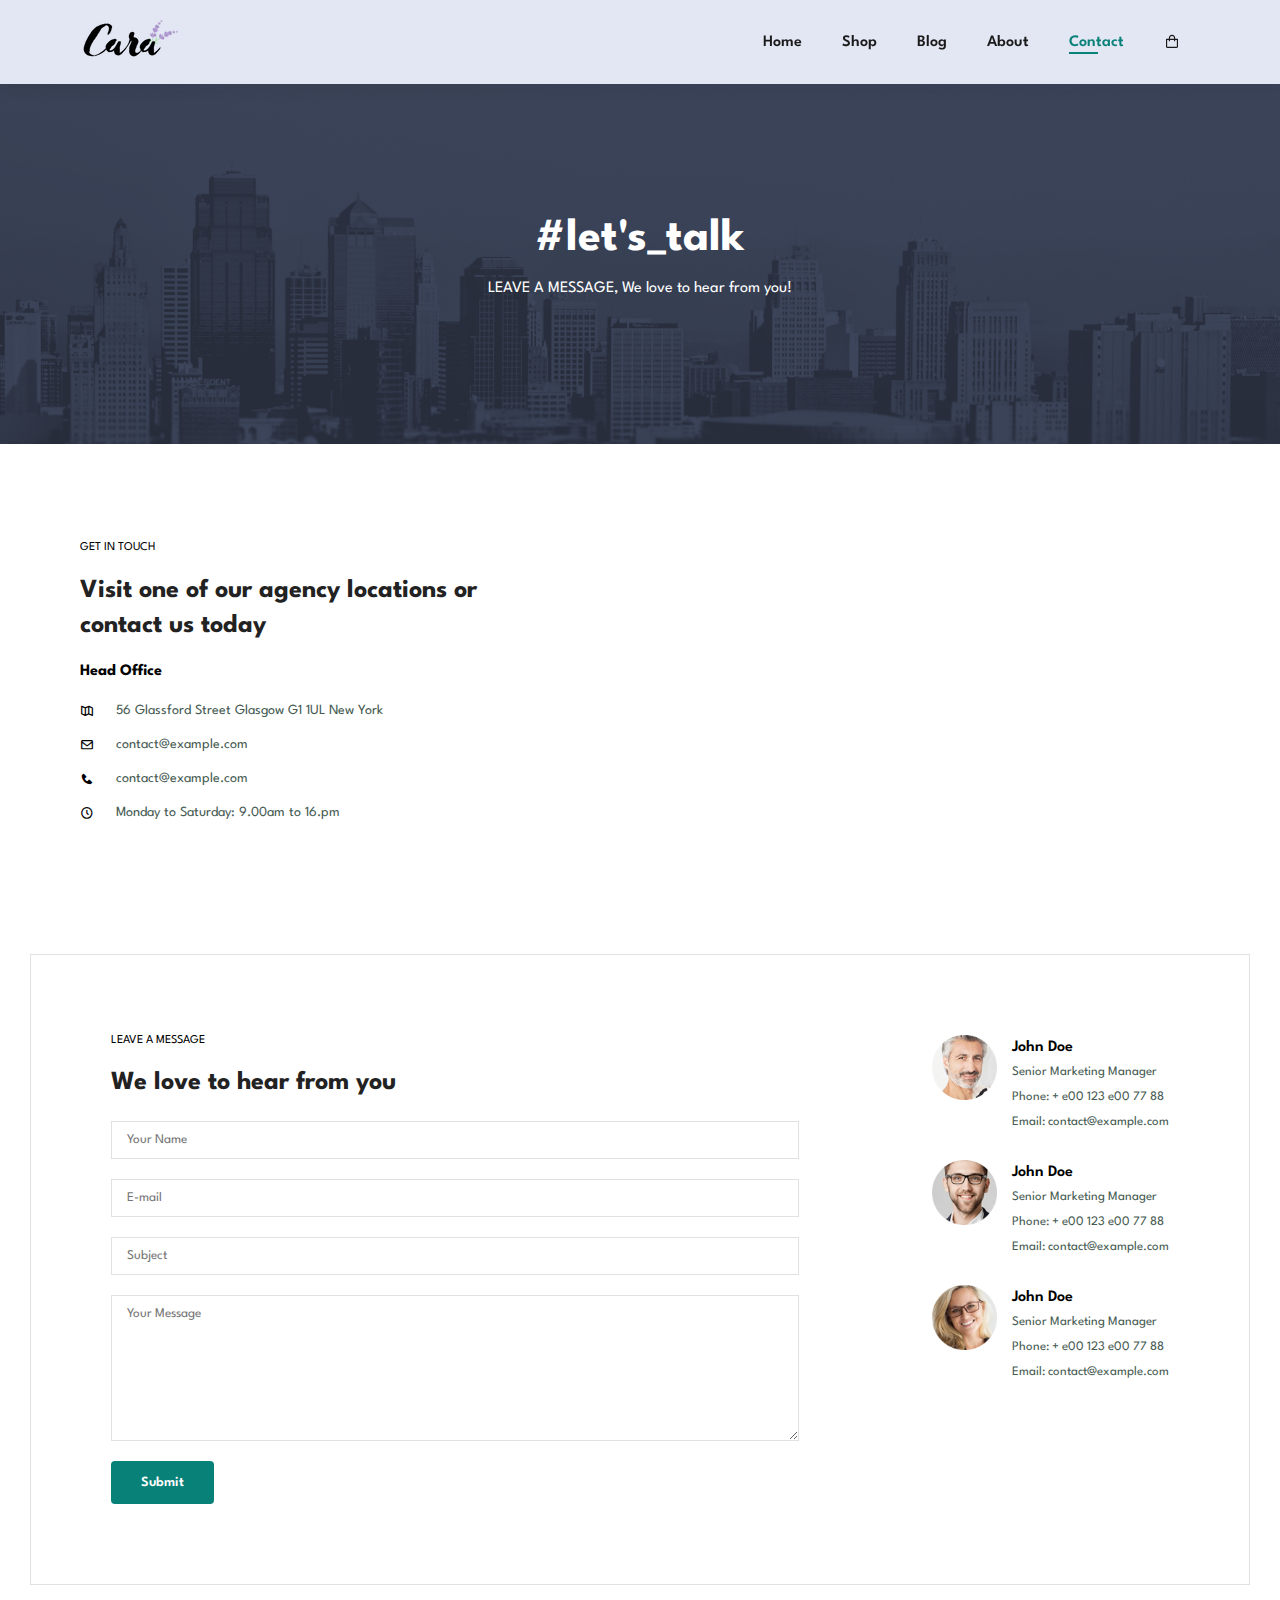
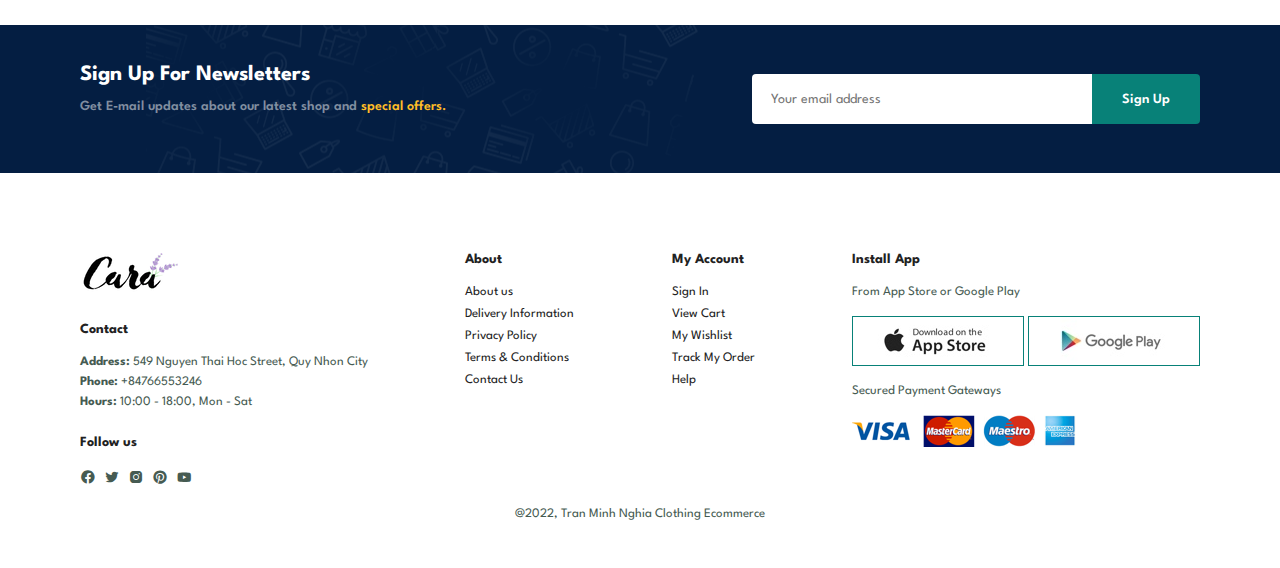
<file: contact.html>
<!DOCTYPE html>
<html lang="en">
  <head>
    <meta charset="UTF-8" />
    <meta http-equiv="X-UA-Compatible" content="IE=edge" />
    <meta name="viewport" content="width=device-width, initial-scale=1.0" />
    <!-- boxicons -->
    <link
      href="https://unpkg.com/boxicons@2.1.1/css/boxicons.min.css"
      rel="stylesheet"
    />
    <!-- style -->
    <link rel="stylesheet" href="style.css" />
    <title>Clothing eCommerce</title>
  </head>
  <body>
    <section id="header">
      <a href="#"><img src="./images/logo.png" class="logo" alt="logo" /></a>

      <div>
        <ul id="navbar">
          <li><a href="index.html">Home</a></li>
          <li><a href="shop.html">Shop</a></li>
          <li><a href="blog.html">Blog</a></li>
          <li><a href="about.html">About</a></li>
          <li><a href="contact.html" class="active">Contact</a></li>
          <li id="lg-bag">
            <a href="cart.html"><i class="bx bx-shopping-bag"></i></a>
          </li>
          <a href="#" id="close"><i class="bx bx-x"></i></a>
        </ul>
      </div>

      <div id="mobile">
        <a href="cart.html"><i class="bx bx-shopping-bag"></i></a>
        <i id="bar" class="bx bx-menu"></i>
      </div>
    </section>

    <section id="page-header" class="about-header">
      <h2>#let's_talk</h2>
      <p>LEAVE A MESSAGE, We love to hear from you!</p>
    </section>

    <section id="contact-details" class="section-p1">
      <div class="details">
        <span>GET IN TOUCH</span>
        <h2>Visit one of our agency locations or contact us today</h2>
        <h3>Head Office</h3>
        <div>
          <li>
            <i class="bx bx-map-alt"></i>
            <p>56 Glassford Street Glasgow G1 1UL New York</p>
          </li>
          <li>
            <i class="bx bx-envelope"></i>
            <p>contact@example.com</p>
          </li>
          <li>
            <i class="bx bxs-phone"></i>
            <p>contact@example.com</p>
          </li>
          <li>
            <i class="bx bx-time-five"></i>
            <p>Monday to Saturday: 9.00am to 16.pm</p>
          </li>
        </div>
      </div>
      <div class="map">
        <iframe
          src="https://www.google.com/maps/embed?pb=!1m18!1m12!1m3!1d3876.026300653212!2d109.20844201427079!3d13.716856901799197!2m3!1f0!2f0!3f0!3m2!1i1024!2i768!4f13.1!3m3!1m2!1s0x316f6ddf101e9827%3A0x62a8b1f8790c8291!2sTMA%20Innovation%20Park!5e0!3m2!1svi!2s!4v1645713836361!5m2!1svi!2s"
          width="600"
          height="450"
          style="border: 0"
          allowfullscreen=""
          loading="lazy"
        ></iframe>
      </div>
    </section>

    <section id="form-details">
      <form action="">
        <span>LEAVE A MESSAGE</span>
        <h2>We love to hear from you</h2>
        <input type="text" placeholder="Your Name" />
        <input type="text" placeholder="E-mail" />
        <input type="text" placeholder="Subject" />
        <textarea
          name=""
          id=""
          cols="30"
          rows="10"
          placeholder="Your Message"
        ></textarea>
        <button class="normal">Submit</button>
      </form>

      <div class="people">
        <div>
          <img src="./images/people/1.png" alt="" />
          <p>
            <span>John Doe</span> Senior Marketing Manager <br />
            Phone: + e00 123 e00 77 88 <br />Email: contact@example.com
          </p>
        </div>
        <div>
          <img src="./images/people/2.png" alt="" />
          <p>
            <span>John Doe</span> Senior Marketing Manager <br />
            Phone: + e00 123 e00 77 88 <br />Email: contact@example.com
          </p>
        </div>
        <div>
          <img src="./images/people/3.png" alt="" />
          <p>
            <span>John Doe</span> Senior Marketing Manager <br />
            Phone: + e00 123 e00 77 88 <br />Email: contact@example.com
          </p>
        </div>
      </div>
    </section>

    <section id="newsletter" class="section-p1 section-m1">
      <div class="newstext">
        <h4>Sign Up For Newsletters</h4>
        <p>
          Get E-mail updates about our latest shop and
          <span>special offers.</span>
        </p>
      </div>
      <div class="form">
        <input type="text" placeholder="Your email address" />
        <button class="normal">Sign Up</button>
      </div>
    </section>

    <footer class="section-p1">
      <div class="col">
        <img class="logo" src="./images/logo.png" alt="logo" />
        <h4>Contact</h4>
        <p>
          <strong>Address:</strong> 549 Nguyen Thai Hoc Street, Quy Nhon City
        </p>
        <p><strong>Phone:</strong> +84766553246</p>
        <p><strong>Hours:</strong> 10:00 - 18:00, Mon - Sat</p>
        <div class="follow">
          <h4>Follow us</h4>
          <div class="icon">
            <i class="bx bxl-facebook-circle"></i>
            <i class="bx bxl-twitter"></i>
            <i class="bx bxl-instagram-alt"></i>
            <i class="bx bxl-pinterest"></i>
            <i class="bx bxl-youtube"></i>
          </div>
        </div>
      </div>
      <div class="col">
        <h4>About</h4>
        <a href="#">About us</a>
        <a href="#">Delivery Information</a>
        <a href="#">Privacy Policy</a>
        <a href="#">Terms & Conditions</a>
        <a href="#">Contact Us</a>
      </div>
      <div class="col">
        <h4>My Account</h4>
        <a href="#">Sign In</a>
        <a href="#">View Cart</a>
        <a href="#">My Wishlist</a>
        <a href="#">Track My Order</a>
        <a href="#">Help</a>
      </div>
      <div class="col install">
        <h4>Install App</h4>
        <p>From App Store or Google Play</p>
        <div class="row">
          <img src="./images/pay/app.jpg" alt="app store" />
          <img src="./images/pay/play.jpg" alt="google play" />
        </div>
        <p>Secured Payment Gateways</p>
        <img src="./images/pay/pay.png" alt="payment" />
      </div>
      <div class="copyright">
        <p>@2022, Tran Minh Nghia Clothing Ecommerce</p>
      </div>
    </footer>

    <!-- script -->
    <script src="script.js"></script>
  </body>
</html>
</file>
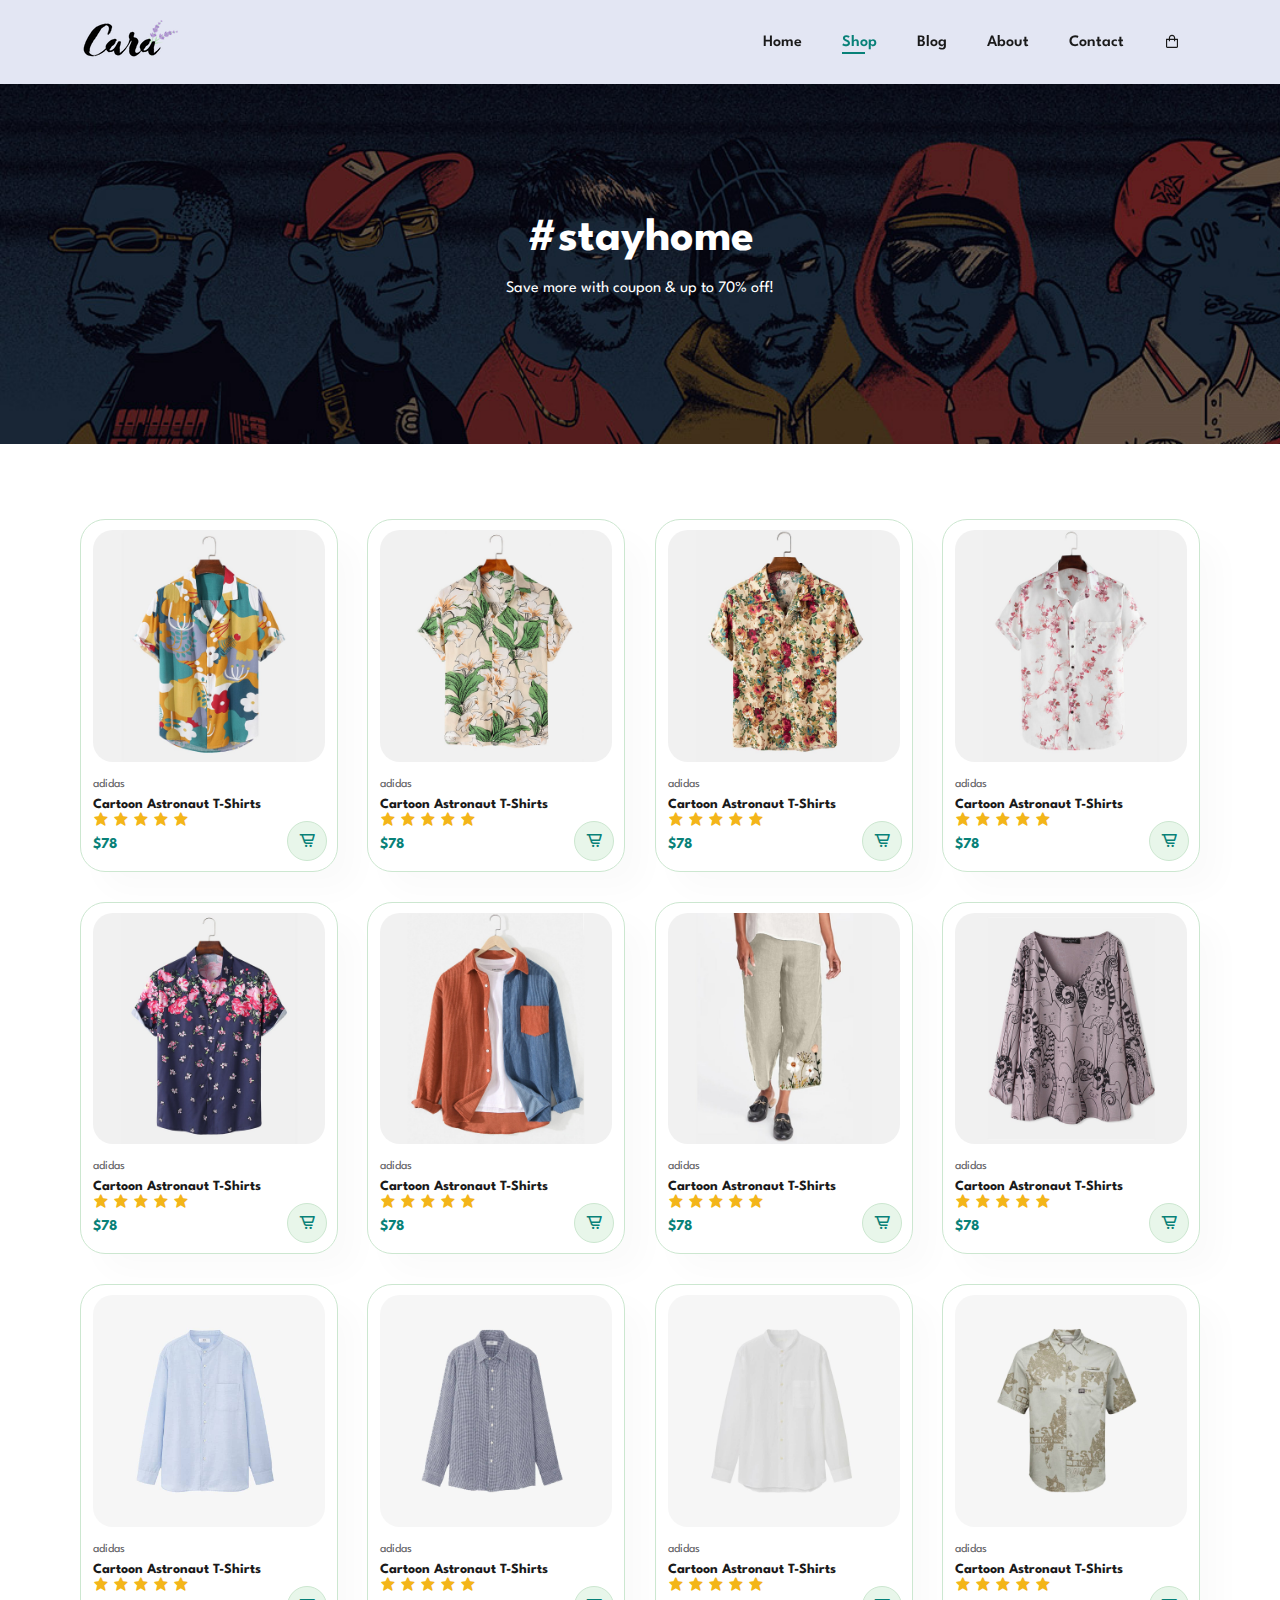
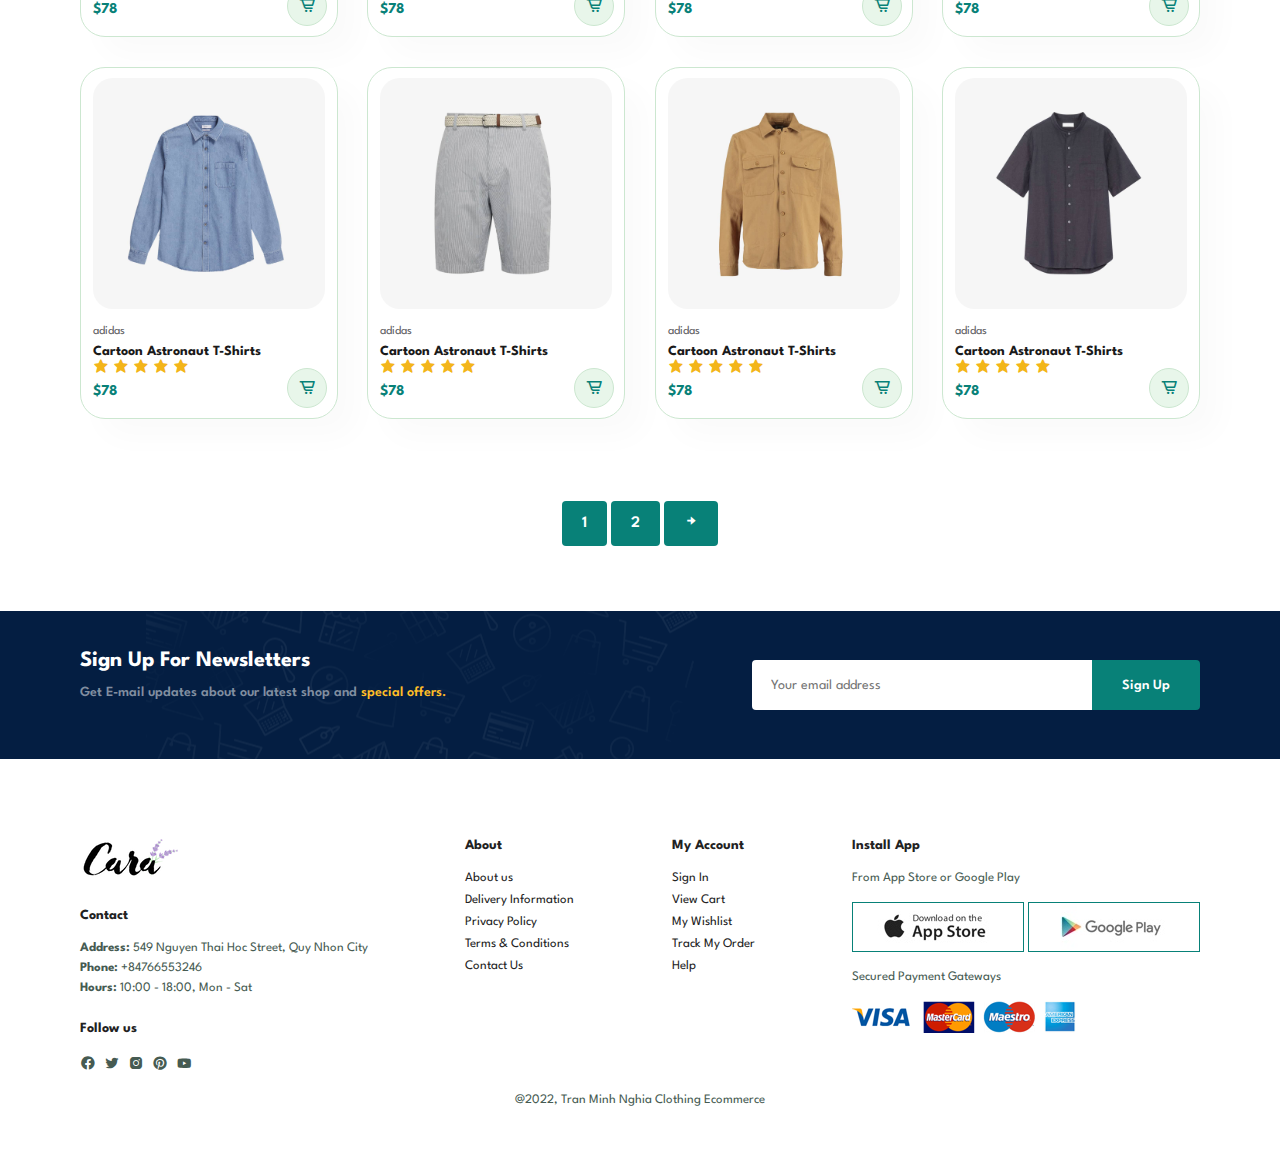
<file: shop.html>
<!DOCTYPE html>
<html lang="en">
  <head>
    <meta charset="UTF-8" />
    <meta http-equiv="X-UA-Compatible" content="IE=edge" />
    <meta name="viewport" content="width=device-width, initial-scale=1.0" />
    <!-- boxicons -->
    <link
      href="https://unpkg.com/boxicons@2.1.1/css/boxicons.min.css"
      rel="stylesheet"
    />
    <!-- style -->
    <link rel="stylesheet" href="style.css" />
    <title>Clothing eCommerce</title>
  </head>
  <body>
    <section id="header">
      <a href="#"><img src="./images/logo.png" class="logo" alt="logo" /></a>

      <div>
        <ul id="navbar">
          <li><a href="index.html">Home</a></li>
          <li><a href="shop.html" class="active">Shop</a></li>
          <li><a href="blog.html">Blog</a></li>
          <li><a href="about.html">About</a></li>
          <li><a href="contact.html">Contact</a></li>
          <li id="lg-bag">
            <a href="cart.html"><i class="bx bx-shopping-bag"></i></a>
          </li>
          <a href="#" id="close"><i class="bx bx-x"></i></a>
        </ul>
      </div>

      <div id="mobile">
        <a href="cart.html"><i class="bx bx-shopping-bag"></i></a>
        <i id="bar" class="bx bx-menu"></i>
      </div>
    </section>

    <section id="page-header">
      <h2>#stayhome</h2>
      <p>Save more with coupon & up to 70% off!</p>
    </section>

    <section id="product-1" class="section-p1">
      <div class="product-container">
        <div class="product" onclick="window.location.href='sproduct.html'">
          <img src="./images/products/f1.jpg" alt="shirt" />
          <div class="desc">
            <span>adidas</span>
            <h5>Cartoon Astronaut T-Shirts</h5>
            <div class="star">
              <i class="bx bxs-star"></i>
              <i class="bx bxs-star"></i>
              <i class="bx bxs-star"></i>
              <i class="bx bxs-star"></i>
              <i class="bx bxs-star"></i>
            </div>
            <h4>$78</h4>
          </div>
          <a href="#"><i class="bx bx-cart-alt cart"></i></a>
        </div>
        <div class="product">
          <img src="./images/products/f2.jpg" alt="shirt" />
          <div class="desc">
            <span>adidas</span>
            <h5>Cartoon Astronaut T-Shirts</h5>
            <div class="star">
              <i class="bx bxs-star"></i>
              <i class="bx bxs-star"></i>
              <i class="bx bxs-star"></i>
              <i class="bx bxs-star"></i>
              <i class="bx bxs-star"></i>
            </div>
            <h4>$78</h4>
          </div>
          <a href="#"><i class="bx bx-cart-alt cart"></i></a>
        </div>
        <div class="product">
          <img src="./images/products/f3.jpg" alt="shirt" />
          <div class="desc">
            <span>adidas</span>
            <h5>Cartoon Astronaut T-Shirts</h5>
            <div class="star">
              <i class="bx bxs-star"></i>
              <i class="bx bxs-star"></i>
              <i class="bx bxs-star"></i>
              <i class="bx bxs-star"></i>
              <i class="bx bxs-star"></i>
            </div>
            <h4>$78</h4>
          </div>
          <a href="#"><i class="bx bx-cart-alt cart"></i></a>
        </div>
        <div class="product">
          <img src="./images/products/f4.jpg" alt="shirt" />
          <div class="desc">
            <span>adidas</span>
            <h5>Cartoon Astronaut T-Shirts</h5>
            <div class="star">
              <i class="bx bxs-star"></i>
              <i class="bx bxs-star"></i>
              <i class="bx bxs-star"></i>
              <i class="bx bxs-star"></i>
              <i class="bx bxs-star"></i>
            </div>
            <h4>$78</h4>
          </div>
          <a href="#"><i class="bx bx-cart-alt cart"></i></a>
        </div>
        <div class="product">
          <img src="./images/products/f5.jpg" alt="shirt" />
          <div class="desc">
            <span>adidas</span>
            <h5>Cartoon Astronaut T-Shirts</h5>
            <div class="star">
              <i class="bx bxs-star"></i>
              <i class="bx bxs-star"></i>
              <i class="bx bxs-star"></i>
              <i class="bx bxs-star"></i>
              <i class="bx bxs-star"></i>
            </div>
            <h4>$78</h4>
          </div>
          <a href="#"><i class="bx bx-cart-alt cart"></i></a>
        </div>
        <div class="product">
          <img src="./images/products/f6.jpg" alt="shirt" />
          <div class="desc">
            <span>adidas</span>
            <h5>Cartoon Astronaut T-Shirts</h5>
            <div class="star">
              <i class="bx bxs-star"></i>
              <i class="bx bxs-star"></i>
              <i class="bx bxs-star"></i>
              <i class="bx bxs-star"></i>
              <i class="bx bxs-star"></i>
            </div>
            <h4>$78</h4>
          </div>
          <a href="#"><i class="bx bx-cart-alt cart"></i></a>
        </div>
        <div class="product">
          <img src="./images/products/f7.jpg" alt="shirt" />
          <div class="desc">
            <span>adidas</span>
            <h5>Cartoon Astronaut T-Shirts</h5>
            <div class="star">
              <i class="bx bxs-star"></i>
              <i class="bx bxs-star"></i>
              <i class="bx bxs-star"></i>
              <i class="bx bxs-star"></i>
              <i class="bx bxs-star"></i>
            </div>
            <h4>$78</h4>
          </div>
          <a href="#"><i class="bx bx-cart-alt cart"></i></a>
        </div>
        <div class="product">
          <img src="./images/products/f8.jpg" alt="shirt" />
          <div class="desc">
            <span>adidas</span>
            <h5>Cartoon Astronaut T-Shirts</h5>
            <div class="star">
              <i class="bx bxs-star"></i>
              <i class="bx bxs-star"></i>
              <i class="bx bxs-star"></i>
              <i class="bx bxs-star"></i>
              <i class="bx bxs-star"></i>
            </div>
            <h4>$78</h4>
          </div>
          <a href="#"><i class="bx bx-cart-alt cart"></i></a>
        </div>

        <div class="product">
          <img src="./images/products/n1.jpg" alt="shirt" />
          <div class="desc">
            <span>adidas</span>
            <h5>Cartoon Astronaut T-Shirts</h5>
            <div class="star">
              <i class="bx bxs-star"></i>
              <i class="bx bxs-star"></i>
              <i class="bx bxs-star"></i>
              <i class="bx bxs-star"></i>
              <i class="bx bxs-star"></i>
            </div>
            <h4>$78</h4>
          </div>
          <a href="#"><i class="bx bx-cart-alt cart"></i></a>
        </div>
        <div class="product">
          <img src="./images/products/n2.jpg" alt="shirt" />
          <div class="desc">
            <span>adidas</span>
            <h5>Cartoon Astronaut T-Shirts</h5>
            <div class="star">
              <i class="bx bxs-star"></i>
              <i class="bx bxs-star"></i>
              <i class="bx bxs-star"></i>
              <i class="bx bxs-star"></i>
              <i class="bx bxs-star"></i>
            </div>
            <h4>$78</h4>
          </div>
          <a href="#"><i class="bx bx-cart-alt cart"></i></a>
        </div>
        <div class="product">
          <img src="./images/products/n3.jpg" alt="shirt" />
          <div class="desc">
            <span>adidas</span>
            <h5>Cartoon Astronaut T-Shirts</h5>
            <div class="star">
              <i class="bx bxs-star"></i>
              <i class="bx bxs-star"></i>
              <i class="bx bxs-star"></i>
              <i class="bx bxs-star"></i>
              <i class="bx bxs-star"></i>
            </div>
            <h4>$78</h4>
          </div>
          <a href="#"><i class="bx bx-cart-alt cart"></i></a>
        </div>
        <div class="product">
          <img src="./images/products/n4.jpg" alt="shirt" />
          <div class="desc">
            <span>adidas</span>
            <h5>Cartoon Astronaut T-Shirts</h5>
            <div class="star">
              <i class="bx bxs-star"></i>
              <i class="bx bxs-star"></i>
              <i class="bx bxs-star"></i>
              <i class="bx bxs-star"></i>
              <i class="bx bxs-star"></i>
            </div>
            <h4>$78</h4>
          </div>
          <a href="#"><i class="bx bx-cart-alt cart"></i></a>
        </div>
        <div class="product">
          <img src="./images/products/n5.jpg" alt="shirt" />
          <div class="desc">
            <span>adidas</span>
            <h5>Cartoon Astronaut T-Shirts</h5>
            <div class="star">
              <i class="bx bxs-star"></i>
              <i class="bx bxs-star"></i>
              <i class="bx bxs-star"></i>
              <i class="bx bxs-star"></i>
              <i class="bx bxs-star"></i>
            </div>
            <h4>$78</h4>
          </div>
          <a href="#"><i class="bx bx-cart-alt cart"></i></a>
        </div>
        <div class="product">
          <img src="./images/products/n6.jpg" alt="shirt" />
          <div class="desc">
            <span>adidas</span>
            <h5>Cartoon Astronaut T-Shirts</h5>
            <div class="star">
              <i class="bx bxs-star"></i>
              <i class="bx bxs-star"></i>
              <i class="bx bxs-star"></i>
              <i class="bx bxs-star"></i>
              <i class="bx bxs-star"></i>
            </div>
            <h4>$78</h4>
          </div>
          <a href="#"><i class="bx bx-cart-alt cart"></i></a>
        </div>
        <div class="product">
          <img src="./images/products/n7.jpg" alt="shirt" />
          <div class="desc">
            <span>adidas</span>
            <h5>Cartoon Astronaut T-Shirts</h5>
            <div class="star">
              <i class="bx bxs-star"></i>
              <i class="bx bxs-star"></i>
              <i class="bx bxs-star"></i>
              <i class="bx bxs-star"></i>
              <i class="bx bxs-star"></i>
            </div>
            <h4>$78</h4>
          </div>
          <a href="#"><i class="bx bx-cart-alt cart"></i></a>
        </div>
        <div class="product">
          <img src="./images/products/n8.jpg" alt="shirt" />
          <div class="desc">
            <span>adidas</span>
            <h5>Cartoon Astronaut T-Shirts</h5>
            <div class="star">
              <i class="bx bxs-star"></i>
              <i class="bx bxs-star"></i>
              <i class="bx bxs-star"></i>
              <i class="bx bxs-star"></i>
              <i class="bx bxs-star"></i>
            </div>
            <h4>$78</h4>
          </div>
          <a href="#"><i class="bx bx-cart-alt cart"></i></a>
        </div>
      </div>
    </section>

    <section id="pagination" class="section-p1">
      <a href="#">1</a>
      <a href="#">2</a>
      <a href="#"><i class="bx bxs-right-arrow-alt"></i></a>
    </section>

    <section id="newsletter" class="section-p1 section-m1">
      <div class="newstext">
        <h4>Sign Up For Newsletters</h4>
        <p>
          Get E-mail updates about our latest shop and
          <span>special offers.</span>
        </p>
      </div>
      <div class="form">
        <input type="text" placeholder="Your email address" />
        <button class="normal">Sign Up</button>
      </div>
    </section>

    <footer class="section-p1">
      <div class="col">
        <img class="logo" src="./images/logo.png" alt="logo" />
        <h4>Contact</h4>
        <p>
          <strong>Address:</strong> 549 Nguyen Thai Hoc Street, Quy Nhon City
        </p>
        <p><strong>Phone:</strong> +84766553246</p>
        <p><strong>Hours:</strong> 10:00 - 18:00, Mon - Sat</p>
        <div class="follow">
          <h4>Follow us</h4>
          <div class="icon">
            <i class="bx bxl-facebook-circle"></i>
            <i class="bx bxl-twitter"></i>
            <i class="bx bxl-instagram-alt"></i>
            <i class="bx bxl-pinterest"></i>
            <i class="bx bxl-youtube"></i>
          </div>
        </div>
      </div>
      <div class="col">
        <h4>About</h4>
        <a href="#">About us</a>
        <a href="#">Delivery Information</a>
        <a href="#">Privacy Policy</a>
        <a href="#">Terms & Conditions</a>
        <a href="#">Contact Us</a>
      </div>
      <div class="col">
        <h4>My Account</h4>
        <a href="#">Sign In</a>
        <a href="#">View Cart</a>
        <a href="#">My Wishlist</a>
        <a href="#">Track My Order</a>
        <a href="#">Help</a>
      </div>
      <div class="col install">
        <h4>Install App</h4>
        <p>From App Store or Google Play</p>
        <div class="row">
          <img src="./images/pay/app.jpg" alt="app store" />
          <img src="./images/pay/play.jpg" alt="google play" />
        </div>
        <p>Secured Payment Gateways</p>
        <img src="./images/pay/pay.png" alt="payment" />
      </div>
      <div class="copyright">
        <p>@2022, Tran Minh Nghia Clothing Ecommerce</p>
      </div>
    </footer>

    <!-- script -->
    <script src="script.js"></script>
  </body>
</html>
</file>
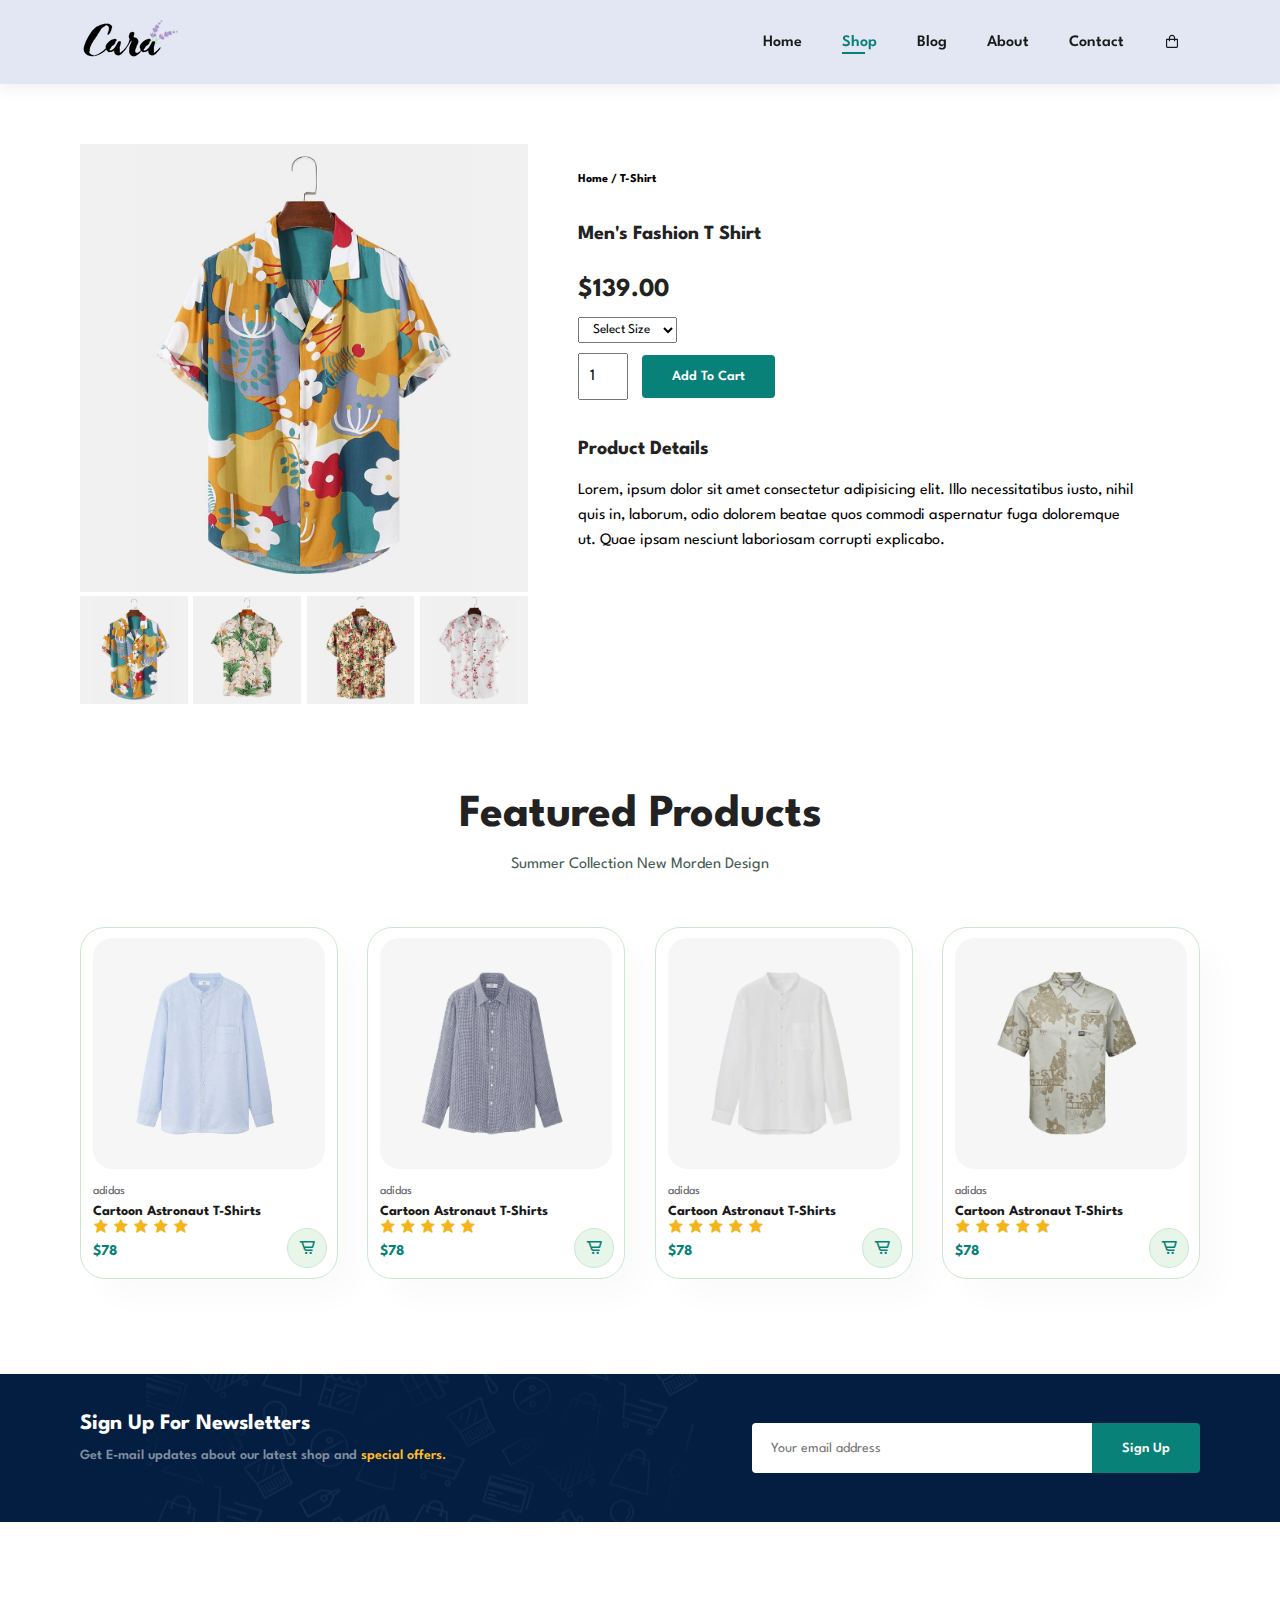
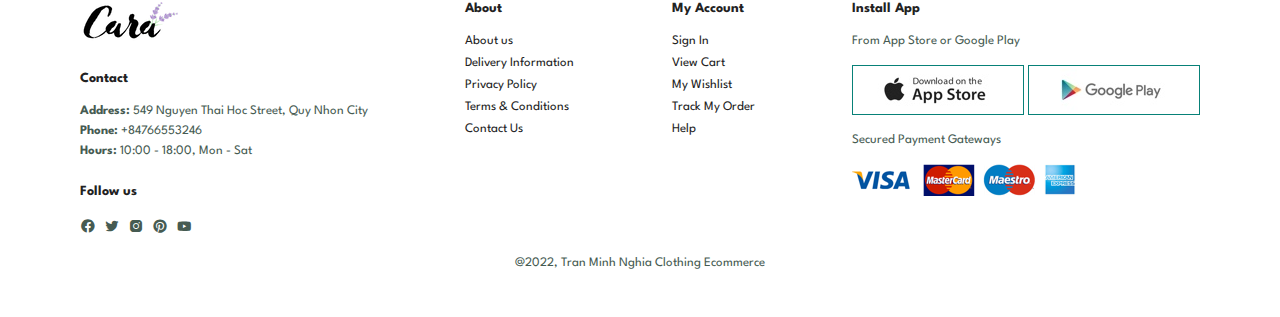
<file: sproduct.html>
<!DOCTYPE html>
<html lang="en">
  <head>
    <meta charset="UTF-8" />
    <meta http-equiv="X-UA-Compatible" content="IE=edge" />
    <meta name="viewport" content="width=device-width, initial-scale=1.0" />
    <!-- boxicons -->
    <link
      href="https://unpkg.com/boxicons@2.1.1/css/boxicons.min.css"
      rel="stylesheet"
    />
    <!-- style -->
    <link rel="stylesheet" href="style.css" />
    <title>Clothing eCommerce</title>
  </head>
  <body>
    <section id="header">
      <a href="#"><img src="./images/logo.png" class="logo" alt="logo" /></a>

      <div>
        <ul id="navbar">
          <li><a href="index.html">Home</a></li>
          <li><a href="shop.html" class="active">Shop</a></li>
          <li><a href="blog.html">Blog</a></li>
          <li><a href="about.html">About</a></li>
          <li><a href="contact.html">Contact</a></li>
          <li id="lg-bag">
            <a href="cart.html"><i class="bx bx-shopping-bag"></i></a>
          </li>
          <a href="#" id="close"><i class="bx bx-x"></i></a>
        </ul>
      </div>

      <div id="mobile">
        <a href="cart.html"><i class="bx bx-shopping-bag"></i></a>
        <i id="bar" class="bx bx-menu"></i>
      </div>
    </section>

    <section id="product-details" class="section-p1">
      <div class="single-product-img">
        <img src="./images/products/f1.jpg" width="100%" id="MainImg" alt="" />

        <div class="small-img-group">
          <div class="small-img-column">
            <img
              src="./images/products/f1.jpg"
              width="100%"
              class="small-img"
              alt=""
            />
          </div>
          <div class="small-img-column">
            <img
              src="./images/products/f2.jpg"
              width="100%"
              class="small-img"
              alt=""
            />
          </div>
          <div class="small-img-column">
            <img
              src="./images/products/f3.jpg"
              width="100%"
              class="small-img"
              alt=""
            />
          </div>
          <div class="small-img-column">
            <img
              src="./images/products/f4.jpg"
              width="100%"
              class="small-img"
              alt=""
            />
          </div>
        </div>
      </div>
      <div class="single-product-details">
        <h6>Home / T-Shirt</h6>
        <h4>Men's Fashion T Shirt</h4>
        <h2>$139.00</h2>
        <select>
          <option>Select Size</option>
          <option>XL</option>
          <option>XXL</option>
          <option>Small</option>
          <option>Large</option>
        </select>
        <input type="number" value="1" />
        <button class="normal">Add To Cart</button>
        <h4>Product Details</h4>
        <span
          >Lorem, ipsum dolor sit amet consectetur adipisicing elit. Illo
          necessitatibus iusto, nihil quis in, laborum, odio dolorem beatae quos
          commodi aspernatur fuga doloremque ut. Quae ipsam nesciunt laboriosam
          corrupti explicabo.</span
        >
      </div>
    </section>

    <section id="product-1" class="section-p1">
      <h2>Featured Products</h2>
      <p>Summer Collection New Morden Design</p>
      <div class="product-container">
        <div class="product">
          <img src="./images/products/n1.jpg" alt="shirt" />
          <div class="desc">
            <span>adidas</span>
            <h5>Cartoon Astronaut T-Shirts</h5>
            <div class="star">
              <i class="bx bxs-star"></i>
              <i class="bx bxs-star"></i>
              <i class="bx bxs-star"></i>
              <i class="bx bxs-star"></i>
              <i class="bx bxs-star"></i>
            </div>
            <h4>$78</h4>
          </div>
          <a href="#"><i class="bx bx-cart-alt cart"></i></a>
        </div>
        <div class="product">
          <img src="./images/products/n2.jpg" alt="shirt" />
          <div class="desc">
            <span>adidas</span>
            <h5>Cartoon Astronaut T-Shirts</h5>
            <div class="star">
              <i class="bx bxs-star"></i>
              <i class="bx bxs-star"></i>
              <i class="bx bxs-star"></i>
              <i class="bx bxs-star"></i>
              <i class="bx bxs-star"></i>
            </div>
            <h4>$78</h4>
          </div>
          <a href="#"><i class="bx bx-cart-alt cart"></i></a>
        </div>
        <div class="product">
          <img src="./images/products/n3.jpg" alt="shirt" />
          <div class="desc">
            <span>adidas</span>
            <h5>Cartoon Astronaut T-Shirts</h5>
            <div class="star">
              <i class="bx bxs-star"></i>
              <i class="bx bxs-star"></i>
              <i class="bx bxs-star"></i>
              <i class="bx bxs-star"></i>
              <i class="bx bxs-star"></i>
            </div>
            <h4>$78</h4>
          </div>
          <a href="#"><i class="bx bx-cart-alt cart"></i></a>
        </div>
        <div class="product">
          <img src="./images/products/n4.jpg" alt="shirt" />
          <div class="desc">
            <span>adidas</span>
            <h5>Cartoon Astronaut T-Shirts</h5>
            <div class="star">
              <i class="bx bxs-star"></i>
              <i class="bx bxs-star"></i>
              <i class="bx bxs-star"></i>
              <i class="bx bxs-star"></i>
              <i class="bx bxs-star"></i>
            </div>
            <h4>$78</h4>
          </div>
          <a href="#"><i class="bx bx-cart-alt cart"></i></a>
        </div>
      </div>
    </section>

    <section id="newsletter" class="section-p1 section-m1">
      <div class="newstext">
        <h4>Sign Up For Newsletters</h4>
        <p>
          Get E-mail updates about our latest shop and
          <span>special offers.</span>
        </p>
      </div>
      <div class="form">
        <input type="text" placeholder="Your email address" />
        <button class="normal">Sign Up</button>
      </div>
    </section>

    <footer class="section-p1">
      <div class="col">
        <img class="logo" src="./images/logo.png" alt="logo" />
        <h4>Contact</h4>
        <p>
          <strong>Address:</strong> 549 Nguyen Thai Hoc Street, Quy Nhon City
        </p>
        <p><strong>Phone:</strong> +84766553246</p>
        <p><strong>Hours:</strong> 10:00 - 18:00, Mon - Sat</p>
        <div class="follow">
          <h4>Follow us</h4>
          <div class="icon">
            <i class="bx bxl-facebook-circle"></i>
            <i class="bx bxl-twitter"></i>
            <i class="bx bxl-instagram-alt"></i>
            <i class="bx bxl-pinterest"></i>
            <i class="bx bxl-youtube"></i>
          </div>
        </div>
      </div>
      <div class="col">
        <h4>About</h4>
        <a href="#">About us</a>
        <a href="#">Delivery Information</a>
        <a href="#">Privacy Policy</a>
        <a href="#">Terms & Conditions</a>
        <a href="#">Contact Us</a>
      </div>
      <div class="col">
        <h4>My Account</h4>
        <a href="#">Sign In</a>
        <a href="#">View Cart</a>
        <a href="#">My Wishlist</a>
        <a href="#">Track My Order</a>
        <a href="#">Help</a>
      </div>
      <div class="col install">
        <h4>Install App</h4>
        <p>From App Store or Google Play</p>
        <div class="row">
          <img src="./images/pay/app.jpg" alt="app store" />
          <img src="./images/pay/play.jpg" alt="google play" />
        </div>
        <p>Secured Payment Gateways</p>
        <img src="./images/pay/pay.png" alt="payment" />
      </div>
      <div class="copyright">
        <p>@2022, Tran Minh Nghia Clothing Ecommerce</p>
      </div>
    </footer>

    <!-- script -->
    <script>
      const MainImg = document.getElementById('MainImg')
      const smallImg = document.getElementsByClassName('small-img')

      smallImg[0].onclick = function () {
        MainImg.src = smallImg[0].src
      }
      smallImg[1].onclick = function () {
        MainImg.src = smallImg[1].src
      }
      smallImg[2].onclick = function () {
        MainImg.src = smallImg[2].src
      }
      smallImg[3].onclick = function () {
        MainImg.src = smallImg[3].src
      }
    </script>

    <script src="script.js"></script>
  </body>
</html>
</file>
<file: style.css>
@import url('https://fonts.googleapis.com/css2?family=Spartan:wght@100;200;300;400;500;600;700;800;900&display=swap');

* {
  margin: 0;
  padding: 0;
  box-sizing: border-box;
  font-family: 'Spartan', sans-serif;
}

:root {
  --green: #088178;
  --border-color: #cce7d0;
}

h1 {
  font-size: 50px;
  line-height: 64px;
  color: #222;
}

h2 {
  font-size: 46px;
  line-height: 54px;
  color: #222;
}

h4 {
  font-size: 20px;
  color: #222;
}

h6 {
  font-weight: 700;
  font-size: 12px;
}

p {
  font-size: 16px;
  color: #465b52;
  margin: 15px 0 20px 0;
}

.section-p1 {
  padding: 40px 80px;
}

.section-m1 {
  margin: 40px 0;
}

button.normal {
  padding: 15px 30px;
  background: #fff;
  color: #000;
  border-radius: 4px;
  border: none;
  outline: none;
  transition: 0.4s;
  font-size: 14px;
  font-weight: 600;
  cursor: pointer;
}

button.white {
  padding: 11px 18px;
  background: transparent;
  color: #fff;
  border: 1px solid #fff;
  outline: none;
  transition: 0.4s;
  font-size: 13px;
  font-weight: 600;
  cursor: pointer;
}

body {
  width: 100%;
}

/* Header */
#header {
  display: flex;
  align-items: center;
  justify-content: space-between;
  padding: 20px 80px;
  background-color: #e3e6f3;
  box-shadow: 0 5px 15px rgba(0, 0, 0, 0.06);
  z-index: 999;
  position: sticky;
  top: 0;
  left: 0;
}

#navbar {
  display: flex;
  align-items: center;
  justify-content: center;
}

#navbar li {
  list-style: none;
  position: relative;
  padding: 0 20px;
}

#navbar li a {
  text-decoration: none;
  font-size: 16px;
  font-weight: 600;
  color: #1a1a1a;
  transition: 0.3s ease;
}

#navbar li a:hover,
#navbar li a.active {
  color: var(--green);
}

#navbar li a:hover::after,
#navbar li a.active::after {
  content: '';
  position: absolute;
  width: 30%;
  background: var(--green);
  height: 2px;
  bottom: -4px;
  left: 20px;
}

#mobile {
  display: none;
}

/* Home Page */
#hero {
  background-image: url(./images/hero4.png);
  height: 90vh;
  width: 100%;
  background-size: cover;
  background-position: top 25% right 0;
  padding: 0 80px;
  display: flex;
  flex-direction: column;
  align-items: flex-start;
  justify-content: center;
}

#hero h4 {
  padding-bottom: 15px;
}

#hero h1 {
  color: var(--green);
}

#hero button {
  background-image: url(./images/button.png);
  border: none;
  color: var(--green);
  font-weight: 700;
  font-size: 15px;
  background-color: transparent;
  padding: 15px 80px 10px 65px;
  cursor: pointer;
}

#feature {
  display: flex;
  align-items: center;
  justify-content: space-between;
  flex-wrap: wrap;
}

#feature .feature-box {
  text-align: center;
  border: 1px solid var(--border-color);
  box-shadow: 20px 20px 34px rgba(0, 0, 0, 0.03);
  width: 180px;
  padding: 25px 15px;
  margin: 15px 0;
}

#feature .feature-box:hover {
  box-shadow: 10px 10px 54px rgba(70, 62, 221, 0.1);
}

#feature .feature-box img {
  width: 100%;
  margin-bottom: 10px;
}

#feature .feature-box h6 {
  display: inline-block;
  color: var(--green);
  line-height: 1;
  background-color: #fddde4;
  border-radius: 4px;
  padding: 9px 8px 6px 8px;
}

#feature .feature-box:nth-child(2) h6 {
  background-color: #cdebbc;
}
#feature .feature-box:nth-child(3) h6 {
  background-color: #d1e8f2;
}
#feature .feature-box:nth-child(4) h6 {
  background-color: #cdd4f8;
}
#feature .feature-box:nth-child(5) h6 {
  background-color: #f6dbf6;
}
#feature .feature-box:nth-child(6) h6 {
  background-color: #fff2e5;
}

#product-1 {
  text-align: center;
}

#product-1 .product-container {
  display: flex;
  flex-wrap: wrap;
  align-items: center;
  justify-content: space-between;
  padding-top: 20px;
}

#product-1 .product {
  width: 23%;
  min-width: 250px;
  padding: 10px 12px;
  border: 1px solid var(--border-color);
  border-radius: 25px;
  cursor: pointer;
  margin: 15px 0;
  box-shadow: 20px 20px 30px rgba(0, 0, 0, 0.02);
  transition: 0.2s ease;
  position: relative;
}

#product-1 .product:hover {
  box-shadow: 20px 20px 30px rgba(0, 0, 0, 0.06);
}

#product-1 .product img {
  width: 100%;
  border-radius: 20px;
}

#product-1 .product .desc {
  text-align: start;
  padding: 10px 0;
}

#product-1 .product .desc span {
  color: #606063;
  font-size: 12px;
}

#product-1 .product .desc h5 {
  padding-top: 7px;
  color: #1a1a1a;
  font-size: 14px;
}

#product-1 .product .desc i {
  color: rgb(243, 181, 25);
}

#product-1 .product .desc h4 {
  color: var(--green);
  font-weight: 700;
  padding-top: 7px;
  font-size: 15px;
}

#product-1 .product a {
  position: absolute;
  bottom: 10px;
  border-radius: 50px;
  border: 1px solid var(--border-color);
  right: 10px;
  width: 40px;
  height: 40px;
  line-height: 44px;
  background-color: #e8f6ea;
  color: var(--green);
  font-size: 18px;
}

#banner {
  display: flex;
  flex-direction: column;
  align-items: center;
  justify-content: center;
  text-align: center;
  background-image: url(./images/banner/b2.jpg);
  width: 100%;
  height: 40vh;
  background-position: center;
  background-size: cover;
}

#banner h4 {
  color: #fff;
  font-size: 16px;
}

#banner h2 {
  color: #fff;
  font-size: 30px;
  padding: 10px 0;
}

#banner h2 span {
  color: #ef3636;
}

#banner button:hover {
  background: var(--green);
  color: #fff;
}

#sm-banner {
  display: flex;
  justify-content: space-between;
  flex-wrap: wrap;
}

#sm-banner .banner-box {
  display: flex;
  flex-direction: column;
  align-items: flex-start;
  justify-content: center;
  text-align: center;
  background-image: url(./images/banner/b17.jpg);
  min-width: 645px;
  height: 50vh;
  background-position: center;
  background-size: cover;
  padding: 30px;
  cursor: pointer;
}

#sm-banner h4 {
  font-size: 20px;
  color: #fff;
  font-weight: 300;
}

#sm-banner h2 {
  color: #fff;
  font-size: 28px;
  font-weight: 800;
}

#sm-banner span {
  color: #fff;
  font-size: 14px;
  font-weight: 500;
  padding-bottom: 15px;
}

#sm-banner .banner-box:hover button {
  background: var(--green);
  border: 1px solid var(--green);
}

#sm-banner .banner-box-2 {
  background-image: url(./images/banner/b10.jpg);
}

#banner-3 {
  display: flex;
  flex-wrap: wrap;
  justify-content: space-between;
  padding: 0 80px;
}

#banner-3 .banner-box {
  display: flex;
  flex-direction: column;
  align-items: flex-start;
  justify-content: center;
  text-align: center;
  background-image: url(./images/banner/b7.jpg);
  min-width: 30%;
  height: 30vh;
  background-position: center;
  background-size: cover;
  padding: 20px;
  margin-bottom: 20px;
  cursor: pointer;
}

#banner-3 .banner-box-2 {
  background-image: url(./images/banner/b4.jpg);
}

#banner-3 .banner-box-3 {
  background-image: url(./images/banner/b18.jpg);
}

#banner-3 h2 {
  color: #fff;
  font-weight: 900;
  font-size: 22px;
}

#banner-3 h3 {
  color: #ec544e;
  font-weight: 800;
  font-size: 15px;
}

#newsletter {
  display: flex;
  align-items: center;
  justify-content: space-between;
  flex-wrap: wrap;
  background-image: url(./images/banner/b14.png);
  background-repeat: no-repeat;
  background-color: #041e42;
  background-position: 20% 30%;
}

#newsletter h4 {
  font-size: 22px;
  color: #fff;
  font-weight: 700;
}

#newsletter p {
  font-size: 14px;
  color: #818ea0;
  font-weight: 600;
}

#newsletter p span {
  color: #ffbd27;
}

#newsletter .form {
  display: flex;
  width: 40%;
}

#newsletter input {
  width: 100%;
  height: 3.125rem;
  padding: 0 1.25em;
  font-size: 14px;
  border: 1px solid transparent;
  outline: none;
  border-top-left-radius: 4px;
  border-bottom-left-radius: 4px;
}

#newsletter button {
  background: var(--green);
  color: #fff;
  white-space: nowrap; /* văn bản sẽ hiển thị trên cùng 1 hàng */
  border-top-left-radius: 0;
  border-bottom-left-radius: 0;
}

footer {
  display: flex;
  flex-wrap: wrap;
  justify-content: space-between;
}

footer .col {
  display: flex;
  flex-direction: column;
  align-items: flex-start;
  margin-bottom: 20px;
}

footer .logo {
  margin-bottom: 30px;
}

footer h4 {
  font-size: 14px;
  padding-bottom: 20px;
}

footer p {
  font-size: 13px;
  margin: 0 0 8px 0;
}

footer a {
  text-decoration: none;
  color: #222;
  font-size: 13px;
  margin-bottom: 10px;
}

footer a:hover,
footer .follow i:hover {
  color: var(--green);
}

footer .follow {
  margin-top: 20px;
}

footer .follow i {
  color: #465b52;
  cursor: pointer;
  padding-right: 4px;
}

footer .install .row img {
  border: 1px solid var(--green);
}

footer .install img {
  margin: 10px 0 15px 0;
}

footer .copyright {
  text-align: center;
  width: 100%;
}

#close {
  display: none;
}

/* Shop Page */
#page-header {
  background-image: url(./images/banner/b1.jpg);
  background-size: cover;
  width: 100%;
  height: 40vh;
  display: flex;
  align-items: center;
  text-align: center;
  justify-content: center;
  flex-direction: column;
  padding: 14px;
}

#page-header h2,
#page-header p {
  color: #fff;
}

#pagination {
  text-align: center;
}

#pagination a {
  text-decoration: none;
  background-color: var(--green);
  padding: 15px 20px;
  color: #fff;
  font-weight: 600;
  border-radius: 4px;
}

#pagination a i {
  font-size: 14px;
  font-weight: 600;
}

/* Single Product */
#product-details {
  display: flex;
  margin-top: 20px;
}

#product-details .single-product-img {
  width: 40%;
  margin-right: 50px;
}

.small-img-group {
  display: flex;
  justify-content: space-between;
}

.small-img-column {
  flex-basis: 24%; /* giống như set width cho phần tử */
  cursor: pointer;
}

#product-details .single-product-details {
  width: 50%;
  padding-top: 30px;
}

#product-details .single-product-details h4 {
  padding: 40px 0 20px 0;
}

#product-details .single-product-details h2 {
  font-size: 26px;
}

#product-details .single-product-details select {
  display: block;
  padding: 5px 10px;
  margin-bottom: 10px;
}

#product-details .single-product-details input {
  padding-left: 10px;
  width: 50px;
  height: 47px;
  font-size: 16px;
  margin-right: 10px;
}

#product-details .single-product-details select:focus,
#product-details .single-product-details input:focus {
  outline: none;
}

#product-details .single-product-details button {
  background-color: var(--green);
  color: #fff;
}

#product-details .single-product-details span {
  line-height: 25px;
}

/* Blog Page */
#page-header.blog-header {
  background-image: url('./images/banner/b19.jpg');
}

#blog {
  padding: 150px 150px 0 150px;
}

#blog .blog-box {
  display: flex;
  align-items: center;
  width: 100%;
  position: relative;
  padding-bottom: 90px;
}

#blog .blog-img {
  width: 50%;
  margin-right: 40px;
}

#blog .blog-img img {
  width: 100%;
  height: 300px;
  object-fit: cover;
}

#blog .blog-details {
  width: 50%;
}

#blog .blog-details a {
  text-decoration: none;
  font-size: 11px;
  font-weight: 700;
  color: #000;
  position: relative;
  transition: 0.4s;
}

#blog .blog-details a::after {
  content: '';
  width: 50px;
  height: 1px;
  background-color: #000;
  position: absolute;
  top: 4px;
  right: -60px;
}

#blog .blog-details a:hover {
  color: var(--green);
}

#blog .blog-details a:hover::after {
  background-color: var(--green);
}

#blog .blog-box h1 {
  position: absolute;
  top: -40px;
  left: 0;
  font-size: 70px;
  font-weight: 700;
  color: #c9cbce;
  z-index: -9;
}

/* About Page */
#page-header.about-header {
  background-image: url('./images/about/banner.png');
}

#about-head {
  display: flex;
  align-items: center;
}

#about-head img {
  width: 50%;
  height: auto;
}

#about-head div {
  padding-left: 40px;
}

#about-app {
  text-align: center;
}

#about-app a {
  color: var(--green);
}

#about-app .video {
  width: 70%;
  height: 100%;
  margin: 30px auto 0px auto;
}

#about-app .video video {
  width: 100%;
  height: 100%;
  border-radius: 20px;
}

/* Contact Page */
#contact-details {
  display: flex;
  align-items: center;
  justify-content: space-between;
}

#contact-details .details {
  width: 40%;
}

#contact-details .details span,
#form-details form span {
  font-size: 12px;
}

#contact-details .details h2,
#form-details form h2 {
  font-size: 26px;
  line-height: 35px;
  padding: 20px 0;
}

#contact-details .details h3 {
  font-size: 16px;
  padding-bottom: 15px;
}

#contact-details .details li {
  list-style: none;
  display: flex;
  padding: 10px 0;
}

#contact-details .details li i {
  font-size: 14px;
  padding-right: 22px;
}

#contact-details .details li p {
  margin: 0;
  font-size: 14px;
}

#contact-details .map {
  width: 55%;
  height: 400px;
}

#contact-details .map iframe {
  width: 100%;
  height: 100%;
}

#form-details {
  display: flex;
  margin: 30px;
  justify-content: space-between;
  padding: 80px;
  border: 1px solid #e1e1e1;
}

#form-details form {
  width: 65%;
  display: flex;
  flex-direction: column;
  align-items: flex-start;
}

#form-details form input,
#form-details form textarea {
  width: 100%;
  padding: 12px 15px;
  outline: none;
  margin-bottom: 20px;
  border: 1px solid #e1e1e1;
}

#form-details form button {
  background-color: var(--green);
  color: #fff;
}

#form-details .people div {
  padding-bottom: 25px;
  display: flex;
  align-items: flex-start;
}

#form-details .people div img {
  width: 65px;
  height: 65px;
  object-fit: cover;
  margin-right: 15px;
}

#form-details .people div p {
  margin: 0;
  font-size: 13px;
  line-height: 25px;
}

#form-details .people div p span {
  font-size: 16px;
  display: block;
  font-weight: 600;
  color: #000;
}

/* Cart Page */
#cart {
  overflow-x: auto;
}

#cart table {
  width: 100%;
  border-collapse: collapse; /* Khoảng trống giữa các đường viền của table bị loại bỏ, chỉ còn đường viền duy nhất. */
  table-layout: fixed;
  white-space: nowrap;
}

#cart table img {
  width: 70px;
}

#cart table td {
  text-align: center;
}

#cart table td:nth-child(1) {
  width: 100px;
  text-align: center;
}

#cart table td:nth-child(3) {
  width: 250px;
  text-align: center;
}

#cart table td:nth-child(2),
#cart table td:nth-child(4),
#cart table td:nth-child(5),
#cart table td:nth-child(6) {
  width: 150px;
  text-align: center;
}

#cart table td:nth-child(5) input {
  width: 70px;
  padding: 10px 5px 10px 15px;
}

#cart table thead {
  border: 1px solid #e2e9e1;
  border-left: none;
  border-right: none;
}

#cart table thead td {
  font-weight: 700;
  font-size: 13px;
  text-transform: uppercase;
  padding: 18px 0;
  line-height: 22px;
}

#cart table tbody td {
  font-size: 13px;
}

#cart table tbody tr td {
  padding-top: 15px;
}

#cart-add {
  display: flex;
  flex-wrap: wrap;
  justify-content: space-between;
}

#coupon {
  width: 50%;
}

#coupon h3,
#subtotal h3 {
  padding-bottom: 15px;
}

#coupon input {
  padding: 10px 20px;
  width: 60%;
  outline: none;
  border: 1px solid #e2e9e1;
  margin-right: 10px;
}

#coupon button,
#subtotal button {
  background-color: var(--green);
  color: white;
  padding: 10px 20px;
}

#subtotal {
  width: 50%;
  border: 1px solid #e2e9e1;
  padding: 30px;
}

#subtotal table {
  width: 100%;
  border-collapse: collapse;
  margin-bottom: 20px;
}

#subtotal table td {
  border: 1px solid #e2e9e1;
  width: 50%;
  padding: 10px;
  font-size: 13px;
}

/* Media Query */
@media (max-width: 799px) {
  .section-p1 {
    padding: 40px;
  }

  #navbar {
    display: flex;
    flex-direction: column;
    align-items: flex-start;
    justify-content: flex-start;
    position: fixed;
    top: 0;
    right: -300px;
    height: 100vh;
    width: 300px;
    background-color: #e3e6f3;
    box-shadow: 0 40px 60px rgba(0, 0, 0, 0.1);
    padding: 80px 0 0 10px;
    transition: 0.3s;
  }

  #navbar.active {
    right: 0;
  }

  #navbar li {
    margin-bottom: 25px;
  }

  #mobile {
    display: flex;
    align-items: center;
  }

  #mobile i {
    font-size: 28px;
    color: #1a1a1a;
    padding-left: 20px;
  }

  #close {
    display: initial;
    position: absolute;
    top: 30px;
    left: 24px;
    font-size: 28px;
    color: #222;
  }

  #lg-bag {
    display: none;
  }

  #hero {
    height: 70vh;
    background-position: top 30% right 30%;
    padding: 0 80px;
  }

  #feature {
    justify-content: center;
  }

  #feature .feature-box {
    margin: 15px;
  }

  #product-1 .product-container {
    justify-content: center;
  }

  #product-1 .product {
    margin: 15px;
  }

  #banner {
    height: 25vh;
  }

  #sm-banner .banner-box {
    min-width: 100%;
    height: 30vh;
  }

  #banner-3 {
    padding: 0 40px;
  }

  #banner-3 .banner-box {
    width: 28%;
  }

  #newsletter .form {
    width: 70%;
  }

  /* Contact Page */
  #form-details {
    padding: 40px;
  }

  #form-details form {
    width: 50%;
  }
}

@media (max-width: 477px) {
  .section-p1 {
    padding: 20px;
  }

  #navbar {
    right: -100%;
    width: 100%;
  }

  #header {
    padding: 10px 30px;
  }

  #hero {
    padding: 0 20px;
    background-position: 75%;
  }

  #hero h1 {
    font-size: 38px;
  }

  #hero h2 {
    font-size: 32px;
  }

  #feature {
    justify-content: space-between;
  }

  #feature .feature-box {
    width: 155px;
    margin: 0 0 15px 0;
  }

  #product-1 .product {
    width: 100%;
  }

  #banner {
    height: 40vh;
  }

  #sm-banner .banner-box {
    height: 40vh;
  }

  #sm-banner .banner-box-2 {
    margin-top: 20px;
  }

  #banner-3 {
    padding: 0 20px;
  }

  #banner-3 .banner-box {
    width: 100%;
  }

  #newsletter {
    padding: 40px 20px;
  }

  #newsletter .form {
    width: 100%;
  }

  /* Single Product */
  #product-details {
    display: flex;
    flex-direction: column;
  }

  #product-details .single-product-img {
    width: 100%;
    margin-right: 0;
  }

  #product-details .single-product-details {
    width: 100%;
  }

  /* Blog Page */
  #blog {
    padding: 100px 20px 0 20px;
  }

  #blog .blog-box {
    display: flex;
    flex-direction: column;
    align-items: flex-start;
    width: 100%;
    position: relative;
    padding-bottom: 90px;
  }

  #blog .blog-img {
    width: 100%;
    margin-right: 0px;
  }

  #blog .blog-details {
    width: 100%;
  }

  /* About Page */
  #about-head {
    flex-direction: column;
  }

  #about-head div h2 {
    font-size: 40px;
  }

  #about-head img {
    width: 100%;
    margin-bottom: 20px;
  }

  #about-head div {
    padding-left: 0px;
  }

  #about-app .video {
    width: 100%;
  }

  /* Contact Page */
  #contact-details {
    flex-direction: column;
  }

  #contact-details .details {
    width: 100%;
    margin-bottom: 30px;
  }

  #contact-details .map {
    width: 100%;
  }

  #form-details {
    margin: 10px;
    padding: 30px 10px;
    flex-direction: column;
  }

  #form-details form {
    width: 100%;
    margin-bottom: 30px;
  }

  #form-details .people div {
    justify-content: space-around;
  }

  /* Cart Page */
  #cart-add {
    flex-direction: column;
  }

  #coupon {
    width: 100%;
    margin-bottom: 20px;
  }

  #subtotal {
    width: 100%;
    padding: 20px;
  }
}
</file>
